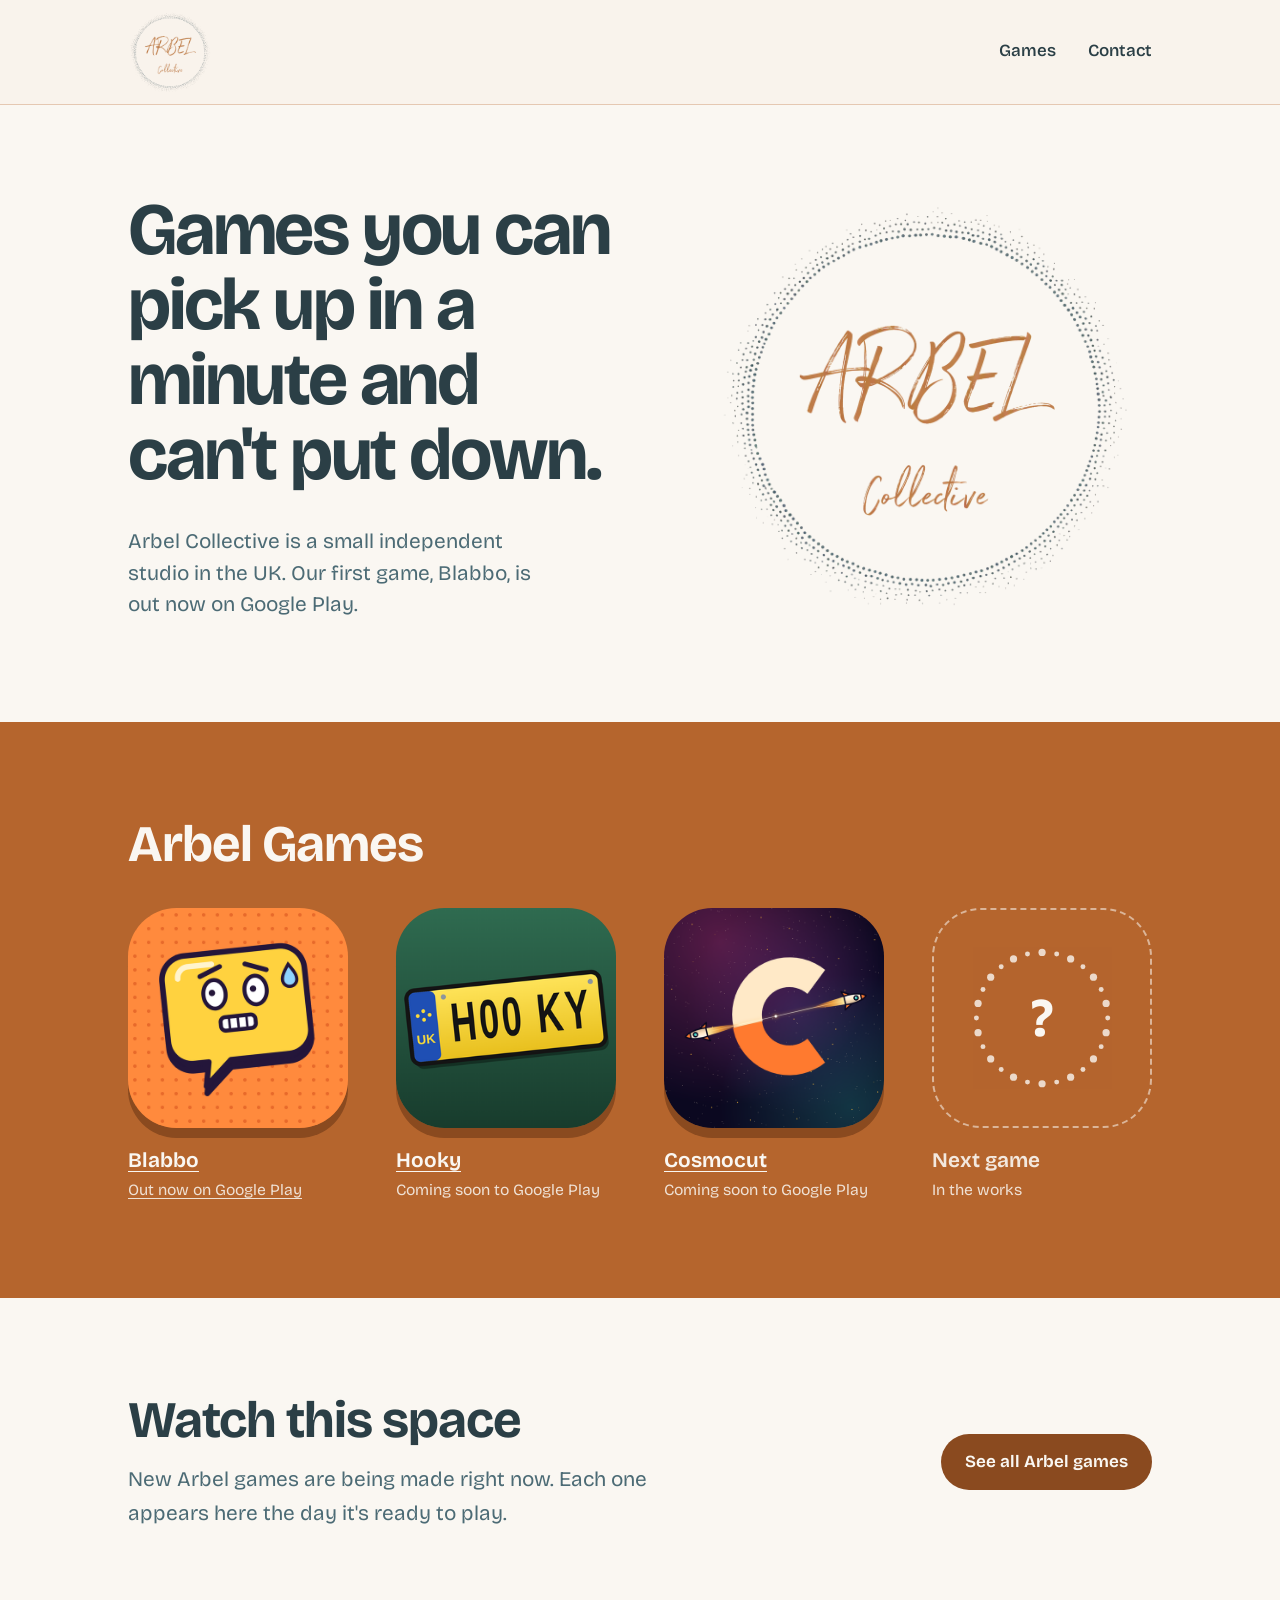
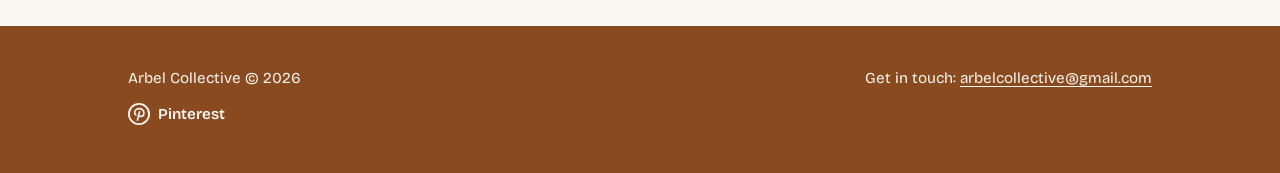
<file: index.html>
<!doctype html>
<html lang="en-GB">
<head>
<meta charset="utf-8">
<meta name="viewport" content="width=device-width, initial-scale=1">
<title>Arbel Collective</title>
<meta name="description" content="Arbel Collective makes mobile games you can pick up in a minute. Our first game, Blabbo, is out now on Google Play.">
<meta name="theme-color" content="#FAF7F2">
<meta name="p:domain_verify" content="d18712bc0b3c2ebb83c3b92844e427e0"/>
<link rel="icon" type="image/png" href="./assets/favicon.png">
<link rel="preconnect" href="https://fonts.googleapis.com">
<link rel="preconnect" href="https://fonts.gstatic.com" crossorigin>
<link href="https://fonts.googleapis.com/css2?family=Bricolage+Grotesque:opsz,wght@12..96,400..800&display=swap" rel="stylesheet">
<link rel="stylesheet" href="./assets/style.css">
</head>
<body>
<a class="skip" href="#main">Skip to content</a>
<header class="site-head">
  <div class="wrap">
    <a class="brand" href="./"><img src="./assets/arbel-logo.png" alt="Arbel Collective home" width="84" height="84"></a>
    <nav class="site-nav" aria-label="Main"><a href="./games/">Games</a><a href="#contact">Contact</a></nav>
  </div>
</header>
<main id="main">

<section class="hero">
  <div class="wrap">
    <div>
      <h1>Games you can pick up in a minute and can't put down.</h1>
      <p>Arbel Collective is a small independent studio in the UK. Our first game, Blabbo, is out now on Google Play.</p>
    </div>
    <img class="hero-logo" src="assets/arbel-logo.png" alt="Arbel Collective logo" width="880" height="880">
  </div>
</section>

<section class="band shelf">
  <div class="wrap">
    <h2>Arbel Games</h2>
    <ul class="shelf-row">
      <li class="slot">
        <a class="tile" href="blabbo/"><img src="assets/blabbo-icon.png" alt="" width="512" height="512"></a>
        <p class="slot-name"><a href="blabbo/">Blabbo</a></p>
        <p class="slot-meta"><a href="https://play.google.com/store/apps/details?id=com.arbelcollective.blabbo">Out now on Google Play</a></p>
      </li>
      <li class="slot">
        <a class="tile" href="hooky/"><img src="assets/hooky-icon.png" alt="" width="512" height="512"></a>
        <p class="slot-name"><a href="hooky/">Hooky</a></p>
        <p class="slot-meta">Coming soon to Google Play</p>
      </li>
      <li class="slot">
        <a class="tile" href="cosmocut/"><img src="assets/cosmocut-icon.png" alt="" width="512" height="512"></a>
        <p class="slot-name"><a href="cosmocut/">Cosmocut</a></p>
        <p class="slot-meta">Coming soon to Google Play</p>
      </li>
      <li class="slot slot--soon">
        <div class="tile tile--soon"><svg viewBox="0 0 100 100" aria-hidden="true"><circle cx="90.0" cy="50.0" r="1.5"/><circle cx="89.0" cy="58.9" r="2.2"/><circle cx="86.0" cy="67.4" r="1.5"/><circle cx="81.3" cy="74.9" r="2.2"/><circle cx="74.9" cy="81.3" r="1.5"/><circle cx="67.4" cy="86.0" r="2.2"/><circle cx="58.9" cy="89.0" r="1.5"/><circle cx="50.0" cy="90.0" r="2.2"/><circle cx="41.1" cy="89.0" r="1.5"/><circle cx="32.6" cy="86.0" r="2.2"/><circle cx="25.1" cy="81.3" r="1.5"/><circle cx="18.7" cy="74.9" r="2.2"/><circle cx="14.0" cy="67.4" r="1.5"/><circle cx="11.0" cy="58.9" r="2.2"/><circle cx="10.0" cy="50.0" r="1.5"/><circle cx="11.0" cy="41.1" r="2.2"/><circle cx="14.0" cy="32.6" r="1.5"/><circle cx="18.7" cy="25.1" r="2.2"/><circle cx="25.1" cy="18.7" r="1.5"/><circle cx="32.6" cy="14.0" r="2.2"/><circle cx="41.1" cy="11.0" r="1.5"/><circle cx="50.0" cy="10.0" r="2.2"/><circle cx="58.9" cy="11.0" r="1.5"/><circle cx="67.4" cy="14.0" r="2.2"/><circle cx="74.9" cy="18.7" r="1.5"/><circle cx="81.3" cy="25.1" r="2.2"/><circle cx="86.0" cy="32.6" r="1.5"/><circle cx="89.0" cy="41.1" r="2.2"/></svg><span aria-hidden="true">?</span></div>
        <p class="slot-name">Next game</p>
        <p class="slot-meta">In the works</p>
      </li>
    </ul>
  </div>
</section>

<section class="watch">
  <div class="wrap">
    <div>
      <h2>Watch this space</h2>
      <p>New Arbel games are being made right now. Each one appears here the day it's ready to play.</p>
    </div>
    <a class="button" href="games/">See all Arbel games</a>
  </div>
</section>

</main>
<footer class="site-foot" id="contact">
  <div class="wrap">
    <span>Arbel Collective &copy; 2026</span>
    <span>Get in touch: <a href="mailto:arbelcollective@gmail.com">arbelcollective@gmail.com</a></span>
    <ul class="social" aria-label="Arbel Collective on social media">
      <li><a href="https://uk.pinterest.com/arbelcollective/" aria-label="Arbel Collective on Pinterest"><svg viewBox="0 0 24 24" aria-hidden="true"><circle cx="12" cy="12" r="11" fill="none" stroke="currentColor" stroke-width="2"/><path d="M10.3 18.6l1.4-5.6m0 0c.3 1 1.2 1.6 2.2 1.6 2.1 0 3.4-1.9 3.4-4.1 0-2.6-2.2-4.3-5-4.3-3 0-5 2-5 4.5 0 1 .4 2 1.2 2.4M11.7 13l.8-3.3" fill="none" stroke="currentColor" stroke-width="1.8" stroke-linecap="round"/></svg><span>Pinterest</span></a></li>
    </ul>
  </div>
</footer>
</body>
</html>
</file>
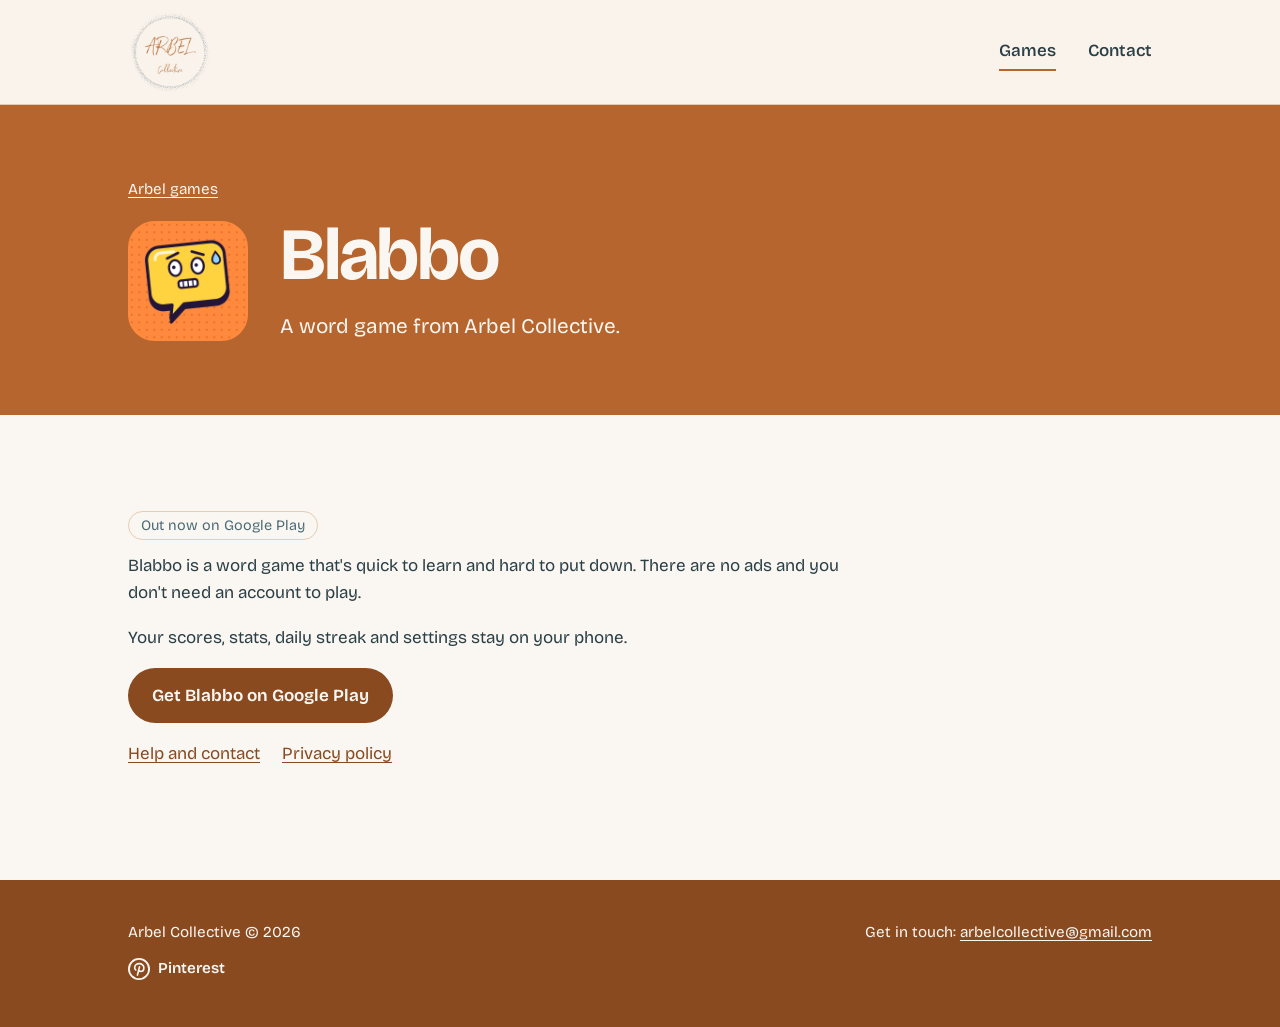
<file: blabbo/index.html>
<!doctype html>
<html lang="en-GB">
<head>
<meta charset="utf-8">
<meta name="viewport" content="width=device-width, initial-scale=1">
<title>Blabbo | Arbel Collective</title>
<meta name="description" content="Blabbo, a word game from Arbel Collective.">
<meta name="theme-color" content="#FAF7F2">
<link rel="icon" type="image/png" href="../assets/favicon.png">
<link rel="preconnect" href="https://fonts.googleapis.com">
<link rel="preconnect" href="https://fonts.gstatic.com" crossorigin>
<link href="https://fonts.googleapis.com/css2?family=Bricolage+Grotesque:opsz,wght@12..96,400..800&display=swap" rel="stylesheet">
<link rel="stylesheet" href="../assets/style.css">
</head>
<body>
<a class="skip" href="#main">Skip to content</a>
<header class="site-head">
  <div class="wrap">
    <a class="brand" href="../"><img src="../assets/arbel-logo.png" alt="Arbel Collective home" width="84" height="84"></a>
    <nav class="site-nav" aria-label="Main"><a href="../games/" aria-current="page">Games</a><a href="#contact">Contact</a></nav>
  </div>
</header>
<main id="main">

<header class="page-head">
  <div class="wrap">
    <div class="crumb"><a href="../games/">Arbel games</a></div>
    <div class="title-row">
      <img class="icon" src="../assets/blabbo-icon.png" alt="" width="120" height="120">
      <div><h1>Blabbo</h1><p>A word game from Arbel Collective.</p></div>
    </div>
  </div>
</header>
<section>
  <div class="wrap prose">
    <span class="badge">Out now on Google Play</span>
    <p>Blabbo is a word game that's quick to learn and hard to put down. There are no ads and you don't need an account to play.</p>
    <p>Your scores, stats, daily streak and settings stay on your phone.</p>
    <p><a class="button" href="https://play.google.com/store/apps/details?id=com.arbelcollective.blabbo">Get Blabbo on Google Play</a></p>
    <ul class="links"><li><a href="support/">Help and contact</a></li><li><a href="privacy/">Privacy policy</a></li></ul>
  </div>
</section>

</main>
<footer class="site-foot" id="contact">
  <div class="wrap">
    <span>Arbel Collective &copy; 2026</span>
    <span>Get in touch: <a href="mailto:arbelcollective@gmail.com">arbelcollective@gmail.com</a></span>
    <ul class="social" aria-label="Arbel Collective on social media">
      <li><a href="https://uk.pinterest.com/arbelcollective/" aria-label="Arbel Collective on Pinterest"><svg viewBox="0 0 24 24" aria-hidden="true"><circle cx="12" cy="12" r="11" fill="none" stroke="currentColor" stroke-width="2"/><path d="M10.3 18.6l1.4-5.6m0 0c.3 1 1.2 1.6 2.2 1.6 2.1 0 3.4-1.9 3.4-4.1 0-2.6-2.2-4.3-5-4.3-3 0-5 2-5 4.5 0 1 .4 2 1.2 2.4M11.7 13l.8-3.3" fill="none" stroke="currentColor" stroke-width="1.8" stroke-linecap="round"/></svg><span>Pinterest</span></a></li>
    </ul>
  </div>
</footer>
</body>
</html>
</file>
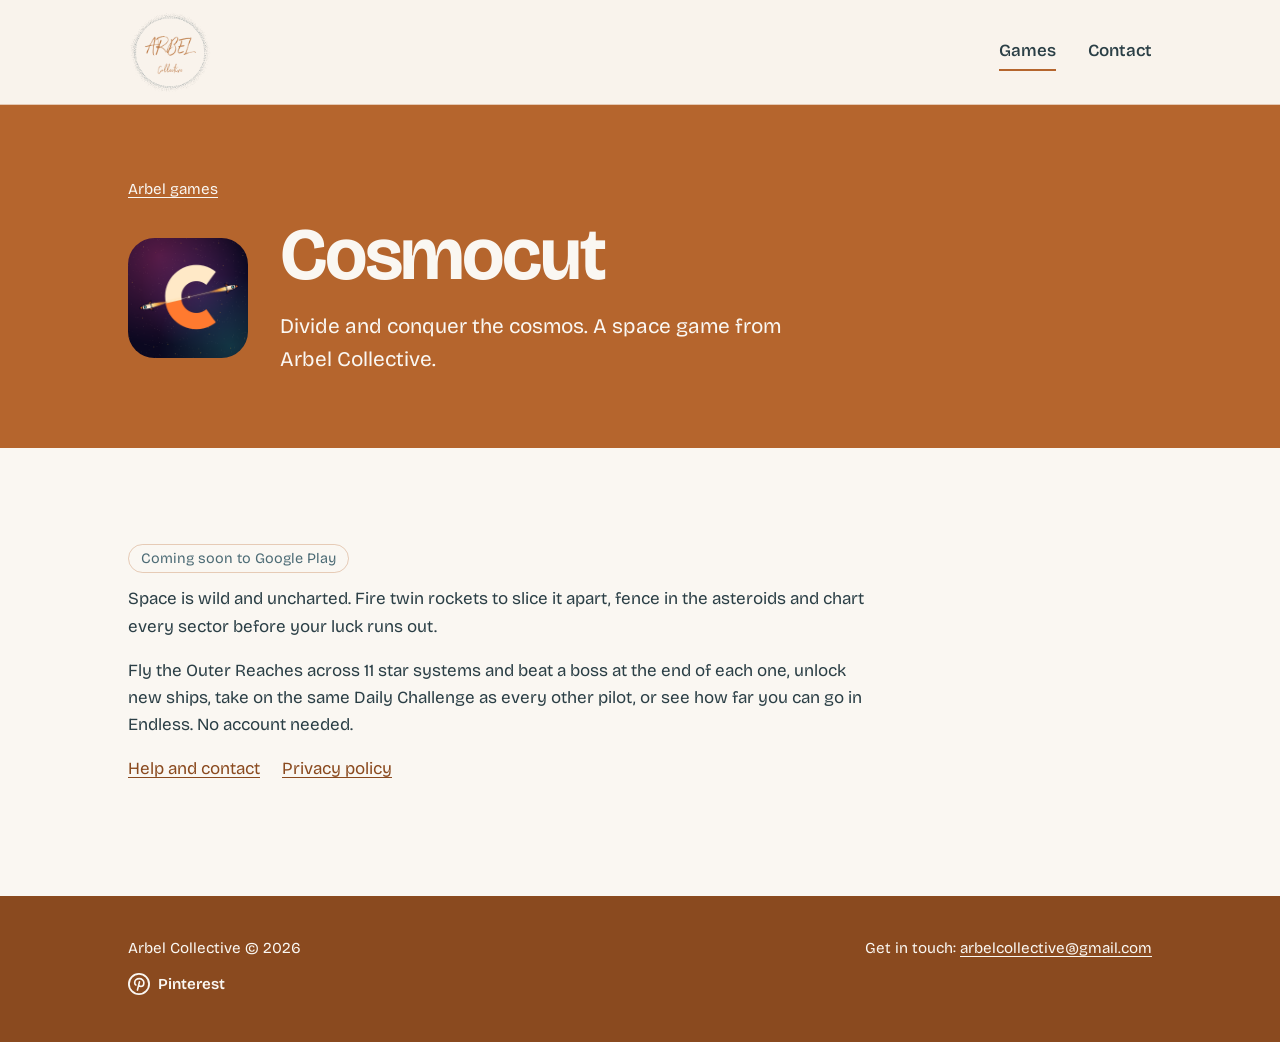
<file: cosmocut/index.html>
<!doctype html>
<html lang="en-GB">
<head>
<meta charset="utf-8">
<meta name="viewport" content="width=device-width, initial-scale=1">
<title>Cosmocut | Arbel Collective</title>
<meta name="description" content="Cosmocut, a space game from Arbel Collective. Divide and conquer the cosmos.">
<meta name="theme-color" content="#FAF7F2">
<link rel="icon" type="image/png" href="../assets/favicon.png">
<link rel="preconnect" href="https://fonts.googleapis.com">
<link rel="preconnect" href="https://fonts.gstatic.com" crossorigin>
<link href="https://fonts.googleapis.com/css2?family=Bricolage+Grotesque:opsz,wght@12..96,400..800&display=swap" rel="stylesheet">
<link rel="stylesheet" href="../assets/style.css">
</head>
<body>
<a class="skip" href="#main">Skip to content</a>
<header class="site-head">
  <div class="wrap">
    <a class="brand" href="../"><img src="../assets/arbel-logo.png" alt="Arbel Collective home" width="84" height="84"></a>
    <nav class="site-nav" aria-label="Main"><a href="../games/" aria-current="page">Games</a><a href="#contact">Contact</a></nav>
  </div>
</header>
<main id="main">

<header class="page-head">
  <div class="wrap">
    <div class="crumb"><a href="../games/">Arbel games</a></div>
    <div class="title-row">
      <img class="icon" src="../assets/cosmocut-icon.png" alt="" width="120" height="120">
      <div><h1>Cosmocut</h1><p>Divide and conquer the cosmos. A space game from Arbel Collective.</p></div>
    </div>
  </div>
</header>
<section>
  <div class="wrap prose">
    <span class="badge">Coming soon to Google Play</span>
    <p>Space is wild and uncharted. Fire twin rockets to slice it apart, fence in the asteroids and chart every sector before your luck runs out.</p>
    <p>Fly the Outer Reaches across 11 star systems and beat a boss at the end of each one, unlock new ships, take on the same Daily Challenge as every other pilot, or see how far you can go in Endless. No account needed.</p>
    <ul class="links"><li><a href="support/">Help and contact</a></li><li><a href="privacy/">Privacy policy</a></li></ul>
  </div>
</section>

</main>
<footer class="site-foot" id="contact">
  <div class="wrap">
    <span>Arbel Collective &copy; 2026</span>
    <span>Get in touch: <a href="mailto:arbelcollective@gmail.com">arbelcollective@gmail.com</a></span>
    <ul class="social" aria-label="Arbel Collective on social media">
      <li><a href="https://uk.pinterest.com/arbelcollective/" aria-label="Arbel Collective on Pinterest"><svg viewBox="0 0 24 24" aria-hidden="true"><circle cx="12" cy="12" r="11" fill="none" stroke="currentColor" stroke-width="2"/><path d="M10.3 18.6l1.4-5.6m0 0c.3 1 1.2 1.6 2.2 1.6 2.1 0 3.4-1.9 3.4-4.1 0-2.6-2.2-4.3-5-4.3-3 0-5 2-5 4.5 0 1 .4 2 1.2 2.4M11.7 13l.8-3.3" fill="none" stroke="currentColor" stroke-width="1.8" stroke-linecap="round"/></svg><span>Pinterest</span></a></li>
    </ul>
  </div>
</footer>
</body>
</html>
</file>
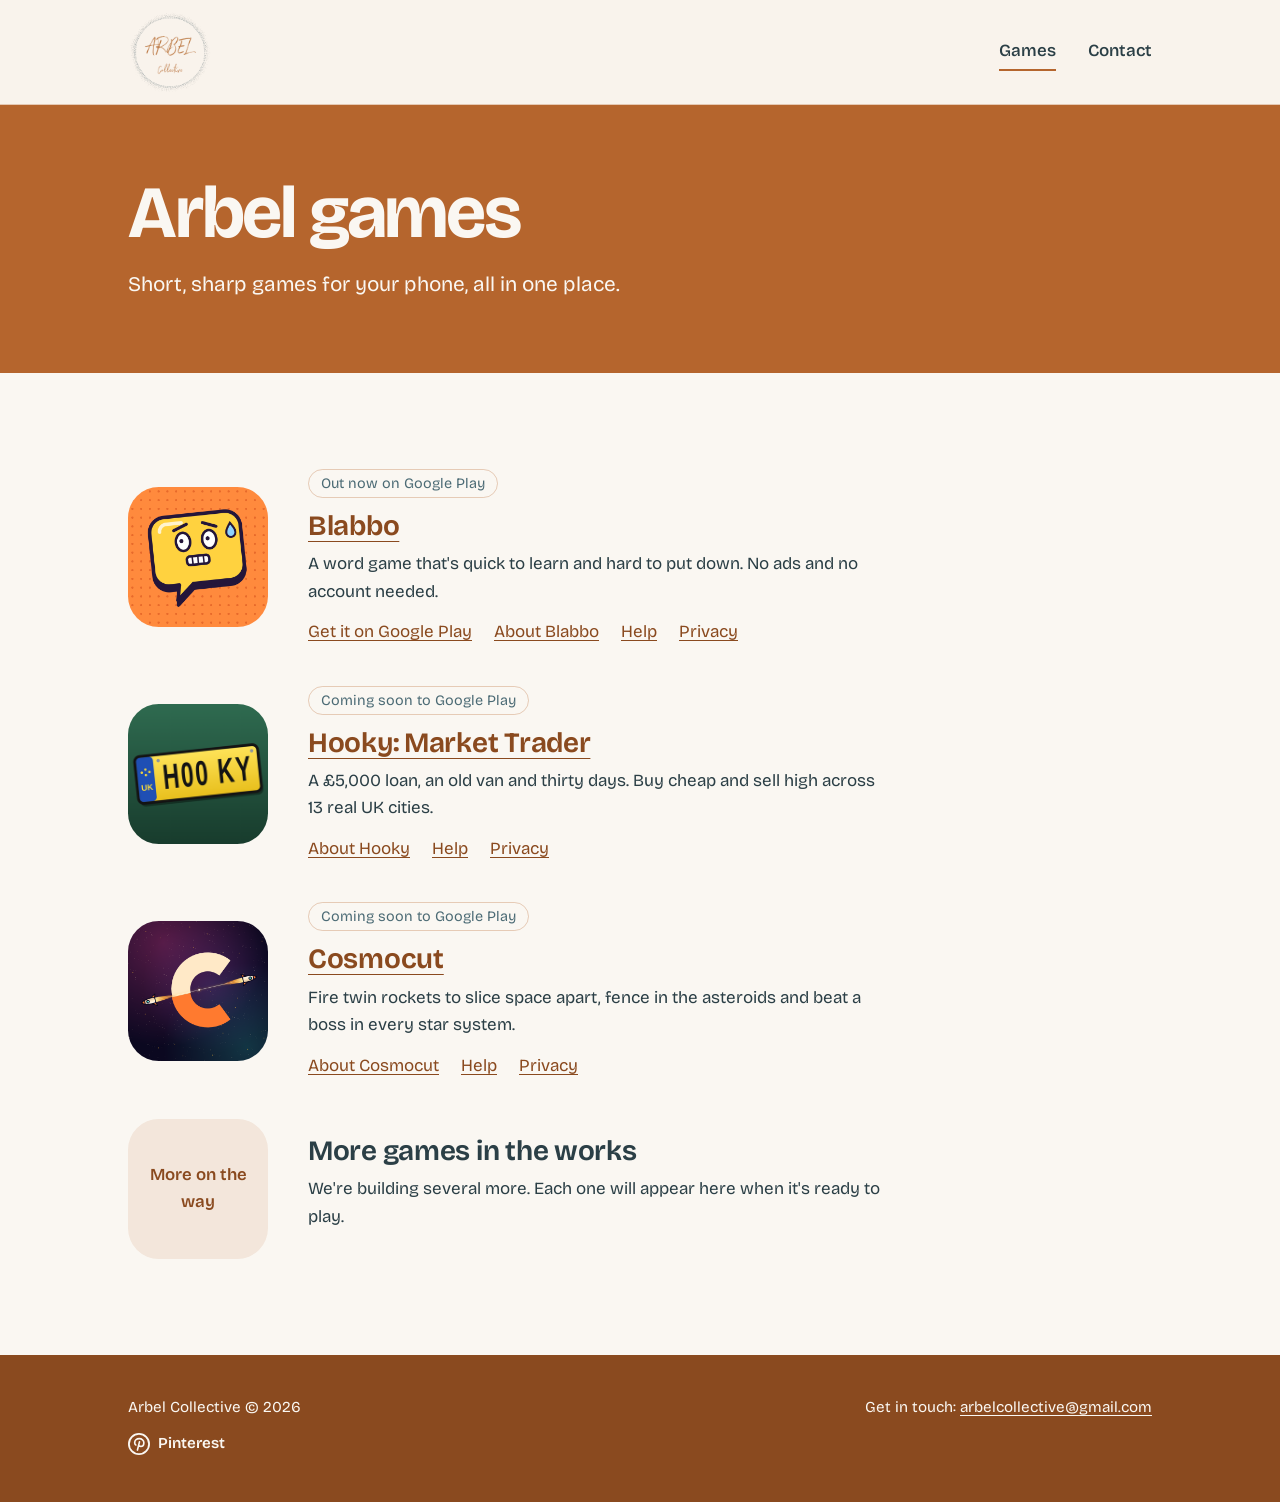
<file: games/index.html>
<!doctype html>
<html lang="en-GB">
<head>
<meta charset="utf-8">
<meta name="viewport" content="width=device-width, initial-scale=1">
<title>Games | Arbel Collective</title>
<meta name="description" content="Mobile games from Arbel Collective.">
<meta name="theme-color" content="#FAF7F2">
<link rel="icon" type="image/png" href="../assets/favicon.png">
<link rel="preconnect" href="https://fonts.googleapis.com">
<link rel="preconnect" href="https://fonts.gstatic.com" crossorigin>
<link href="https://fonts.googleapis.com/css2?family=Bricolage+Grotesque:opsz,wght@12..96,400..800&display=swap" rel="stylesheet">
<link rel="stylesheet" href="../assets/style.css">
</head>
<body>
<a class="skip" href="#main">Skip to content</a>
<header class="site-head">
  <div class="wrap">
    <a class="brand" href="../"><img src="../assets/arbel-logo.png" alt="Arbel Collective home" width="84" height="84"></a>
    <nav class="site-nav" aria-label="Main"><a href="../games/" aria-current="page">Games</a><a href="#contact">Contact</a></nav>
  </div>
</header>
<main id="main">

<header class="page-head">
  <div class="wrap">
    <h1>Arbel games</h1>
    <p>Short, sharp games for your phone, all in one place.</p>
  </div>
</header>
<section>
  <div class="wrap">
    
    <article class="game">
      <img class="icon" src="../assets/blabbo-icon.png" alt="" width="150" height="150">
      <div>
        <span class="badge">Out now on Google Play</span>
        <h3><a href="../blabbo/">Blabbo</a></h3>
        <p>A word game that's quick to learn and hard to put down. No ads and no account needed.</p>
        <ul class="links"><li><a href="https://play.google.com/store/apps/details?id=com.arbelcollective.blabbo">Get it on Google Play</a></li><li><a href="../blabbo/">About Blabbo</a></li><li><a href="../blabbo/support/">Help</a></li><li><a href="../blabbo/privacy/">Privacy</a></li></ul>
      </div>
    </article>
    <article class="game">
      <img class="icon" src="../assets/hooky-icon.png" alt="" width="150" height="150">
      <div>
        <span class="badge">Coming soon to Google Play</span>
        <h3><a href="../hooky/">Hooky: Market Trader</a></h3>
        <p>A &pound;5,000 loan, an old van and thirty days. Buy cheap and sell high across 13 real UK cities.</p>
        <ul class="links"><li><a href="../hooky/">About Hooky</a></li><li><a href="../hooky/support/">Help</a></li><li><a href="../hooky/privacy/">Privacy</a></li></ul>
      </div>
    </article>
    <article class="game">
      <img class="icon" src="../assets/cosmocut-icon.png" alt="" width="150" height="150">
      <div>
        <span class="badge">Coming soon to Google Play</span>
        <h3><a href="../cosmocut/">Cosmocut</a></h3>
        <p>Fire twin rockets to slice space apart, fence in the asteroids and beat a boss in every star system.</p>
        <ul class="links"><li><a href="../cosmocut/">About Cosmocut</a></li><li><a href="../cosmocut/support/">Help</a></li><li><a href="../cosmocut/privacy/">Privacy</a></li></ul>
      </div>
    </article>
    <article class="game">
      <div class="icon quiet" aria-hidden="true">More on the way</div>
      <div>
        <h3>More games in the works</h3>
        <p>We're building several more. Each one will appear here when it's ready to play.</p>
      </div>
    </article>
  </div>
</section>

</main>
<footer class="site-foot" id="contact">
  <div class="wrap">
    <span>Arbel Collective &copy; 2026</span>
    <span>Get in touch: <a href="mailto:arbelcollective@gmail.com">arbelcollective@gmail.com</a></span>
    <ul class="social" aria-label="Arbel Collective on social media">
      <li><a href="https://uk.pinterest.com/arbelcollective/" aria-label="Arbel Collective on Pinterest"><svg viewBox="0 0 24 24" aria-hidden="true"><circle cx="12" cy="12" r="11" fill="none" stroke="currentColor" stroke-width="2"/><path d="M10.3 18.6l1.4-5.6m0 0c.3 1 1.2 1.6 2.2 1.6 2.1 0 3.4-1.9 3.4-4.1 0-2.6-2.2-4.3-5-4.3-3 0-5 2-5 4.5 0 1 .4 2 1.2 2.4M11.7 13l.8-3.3" fill="none" stroke="currentColor" stroke-width="1.8" stroke-linecap="round"/></svg><span>Pinterest</span></a></li>
    </ul>
  </div>
</footer>
</body>
</html>
</file>
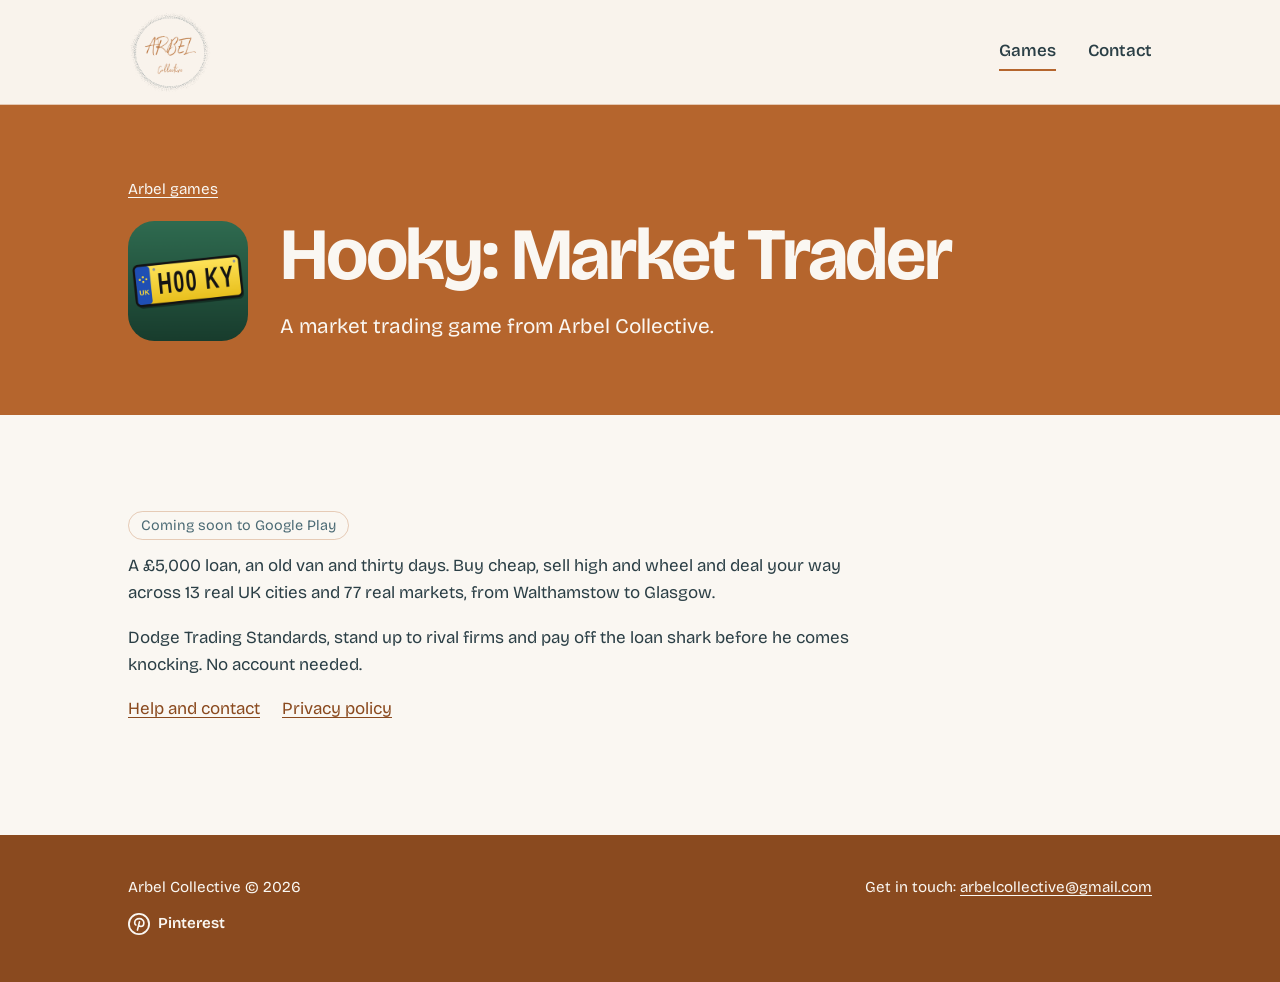
<file: hooky/index.html>
<!doctype html>
<html lang="en-GB">
<head>
<meta charset="utf-8">
<meta name="viewport" content="width=device-width, initial-scale=1">
<title>Hooky: Market Trader | Arbel Collective</title>
<meta name="description" content="Hooky: Market Trader, a market trading game from Arbel Collective.">
<meta name="theme-color" content="#FAF7F2">
<link rel="icon" type="image/png" href="../assets/favicon.png">
<link rel="preconnect" href="https://fonts.googleapis.com">
<link rel="preconnect" href="https://fonts.gstatic.com" crossorigin>
<link href="https://fonts.googleapis.com/css2?family=Bricolage+Grotesque:opsz,wght@12..96,400..800&display=swap" rel="stylesheet">
<link rel="stylesheet" href="../assets/style.css">
</head>
<body>
<a class="skip" href="#main">Skip to content</a>
<header class="site-head">
  <div class="wrap">
    <a class="brand" href="../"><img src="../assets/arbel-logo.png" alt="Arbel Collective home" width="84" height="84"></a>
    <nav class="site-nav" aria-label="Main"><a href="../games/" aria-current="page">Games</a><a href="#contact">Contact</a></nav>
  </div>
</header>
<main id="main">

<header class="page-head">
  <div class="wrap">
    <div class="crumb"><a href="../games/">Arbel games</a></div>
    <div class="title-row">
      <img class="icon" src="../assets/hooky-icon.png" alt="" width="120" height="120">
      <div><h1>Hooky: Market Trader</h1><p>A market trading game from Arbel Collective.</p></div>
    </div>
  </div>
</header>
<section>
  <div class="wrap prose">
    <span class="badge">Coming soon to Google Play</span>
    <p>A &pound;5,000 loan, an old van and thirty days. Buy cheap, sell high and wheel and deal your way across 13 real UK cities and 77 real markets, from Walthamstow to Glasgow.</p>
    <p>Dodge Trading Standards, stand up to rival firms and pay off the loan shark before he comes knocking. No account needed.</p>
    <ul class="links"><li><a href="support/">Help and contact</a></li><li><a href="privacy/">Privacy policy</a></li></ul>
  </div>
</section>

</main>
<footer class="site-foot" id="contact">
  <div class="wrap">
    <span>Arbel Collective &copy; 2026</span>
    <span>Get in touch: <a href="mailto:arbelcollective@gmail.com">arbelcollective@gmail.com</a></span>
    <ul class="social" aria-label="Arbel Collective on social media">
      <li><a href="https://uk.pinterest.com/arbelcollective/" aria-label="Arbel Collective on Pinterest"><svg viewBox="0 0 24 24" aria-hidden="true"><circle cx="12" cy="12" r="11" fill="none" stroke="currentColor" stroke-width="2"/><path d="M10.3 18.6l1.4-5.6m0 0c.3 1 1.2 1.6 2.2 1.6 2.1 0 3.4-1.9 3.4-4.1 0-2.6-2.2-4.3-5-4.3-3 0-5 2-5 4.5 0 1 .4 2 1.2 2.4M11.7 13l.8-3.3" fill="none" stroke="currentColor" stroke-width="1.8" stroke-linecap="round"/></svg><span>Pinterest</span></a></li>
    </ul>
  </div>
</footer>
</body>
</html>
</file>
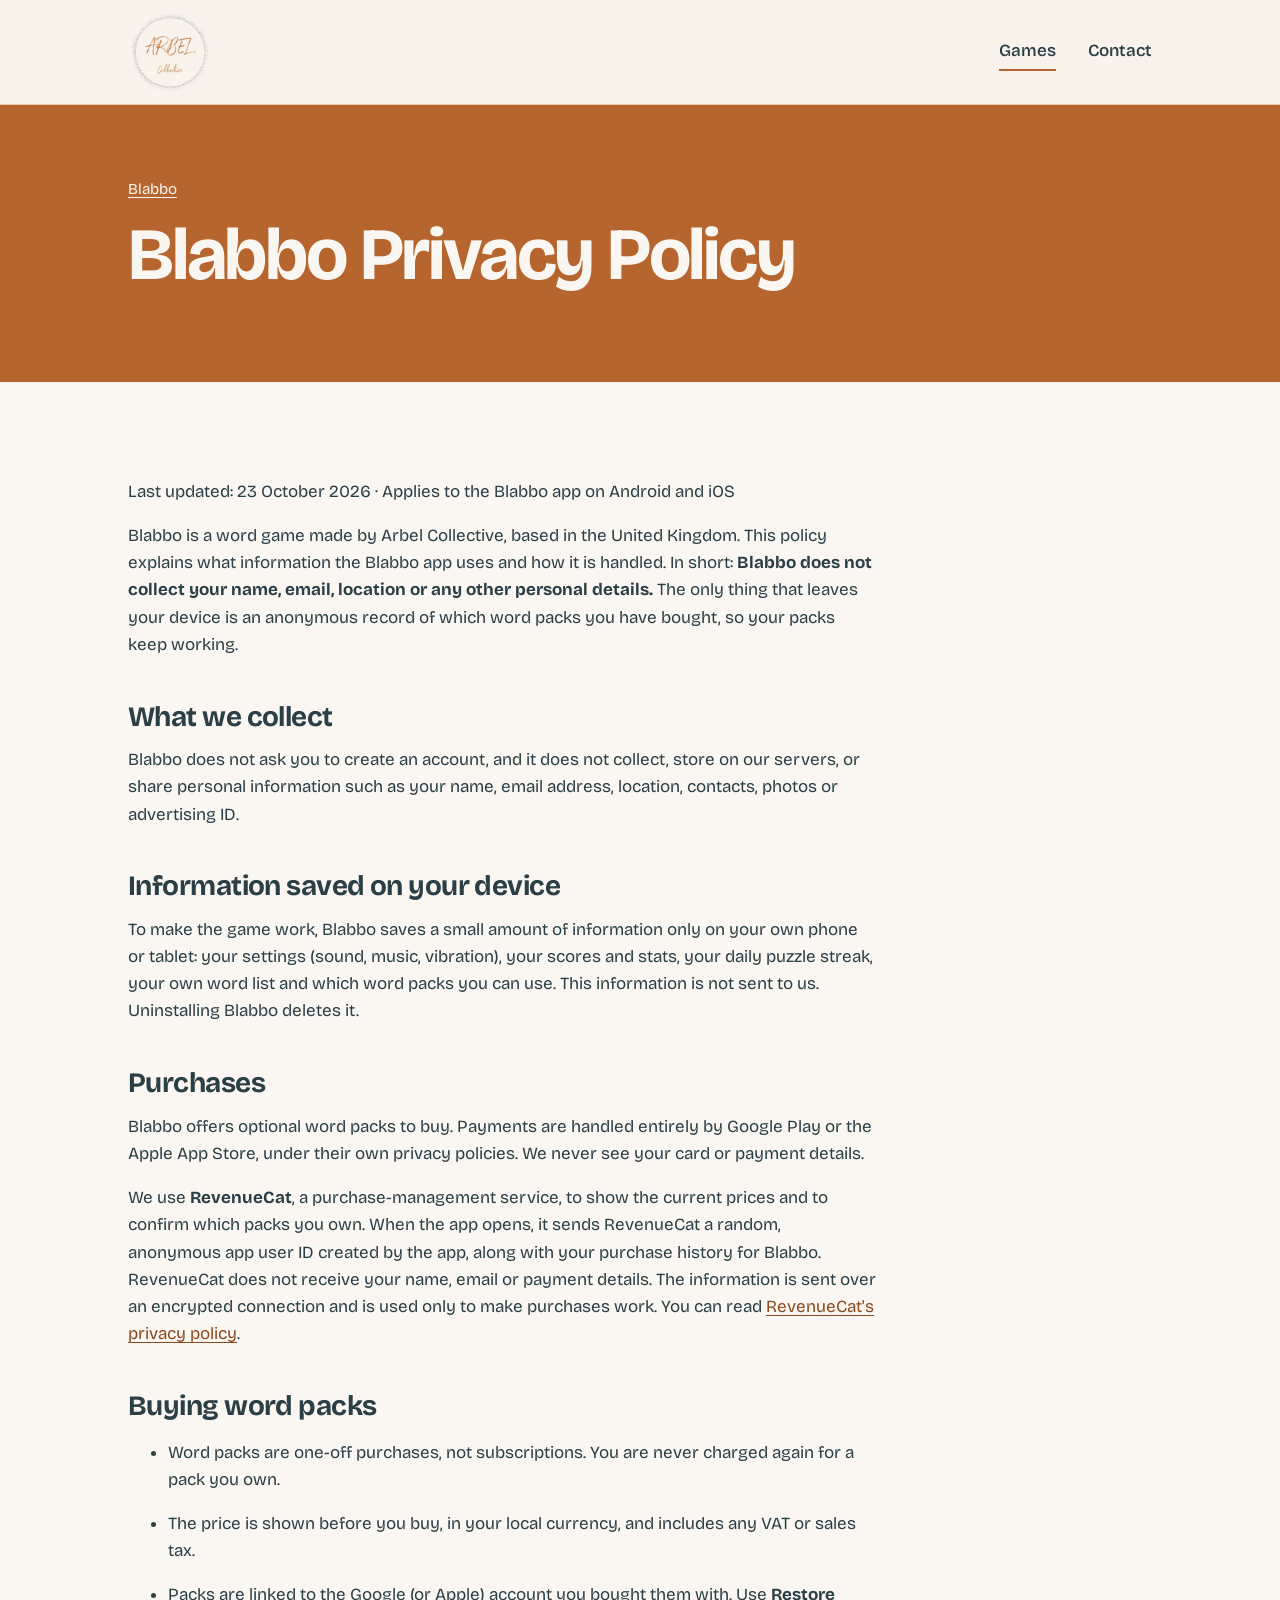
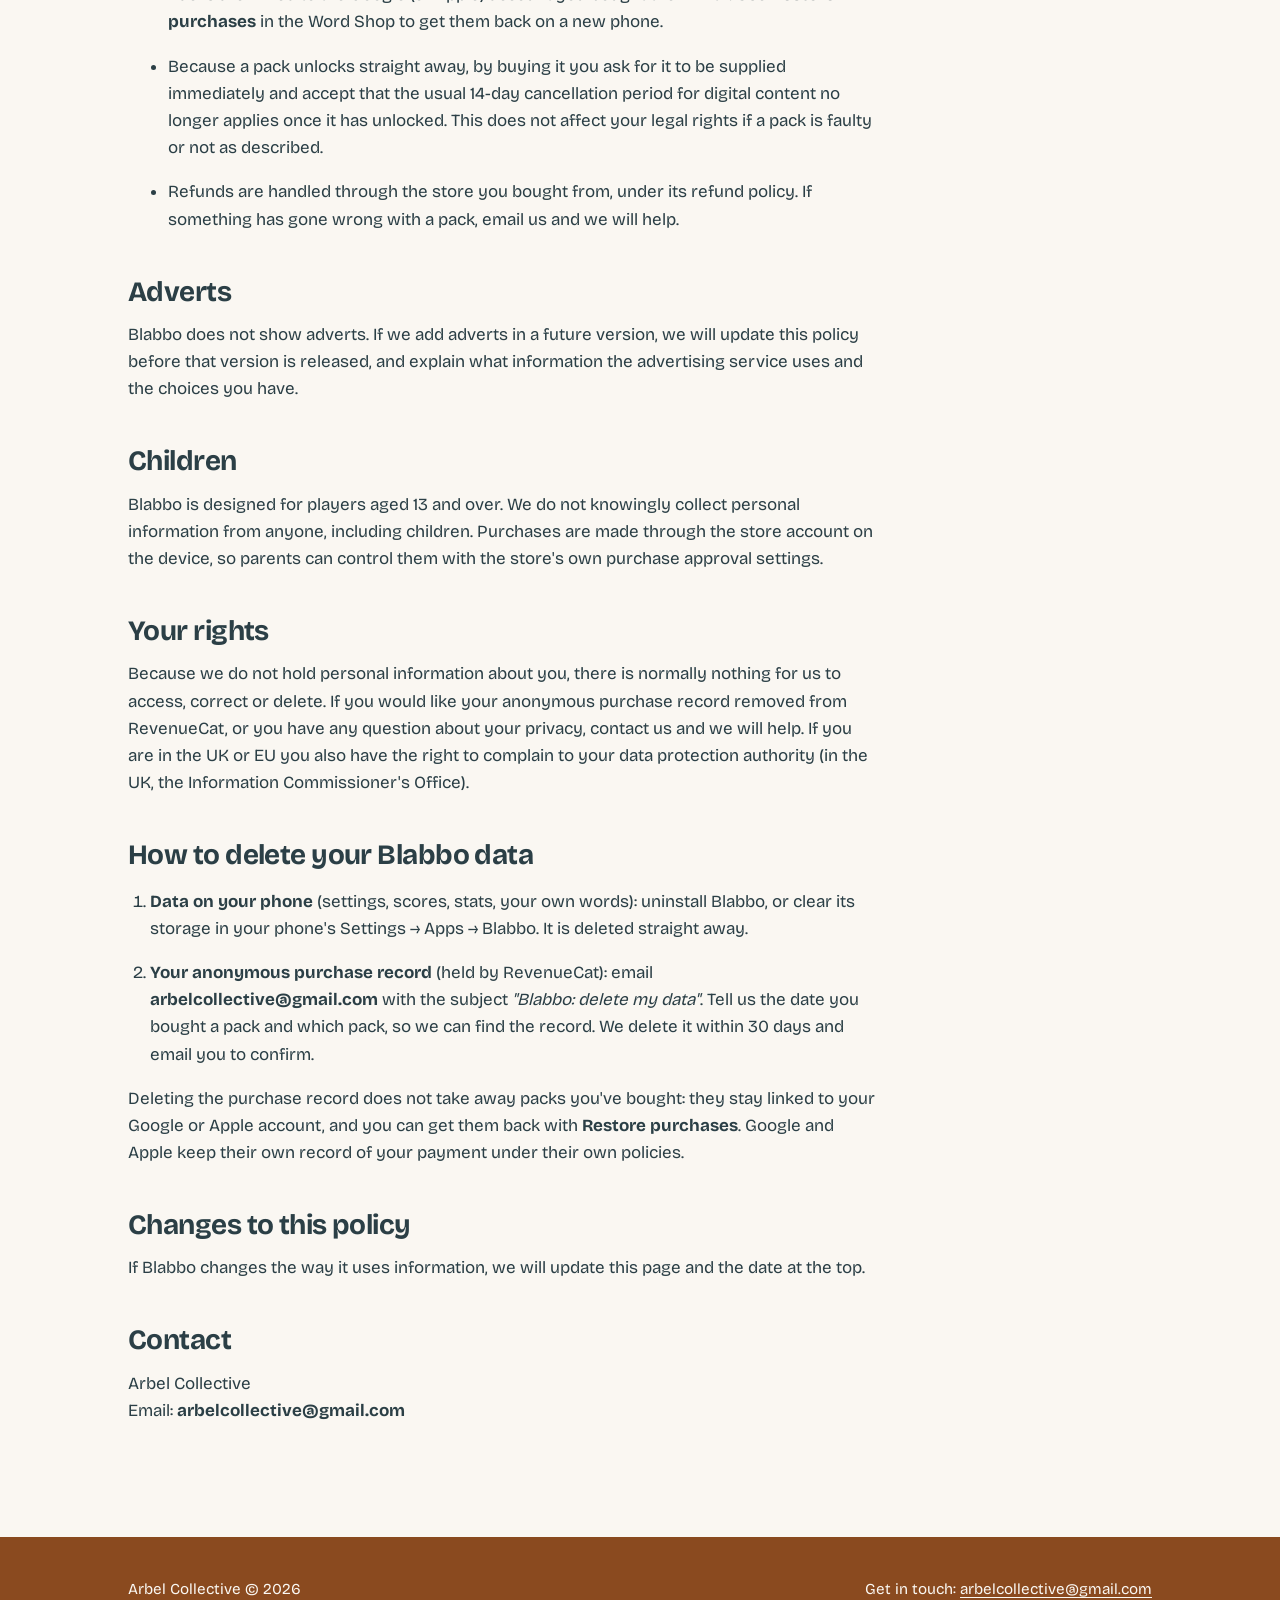
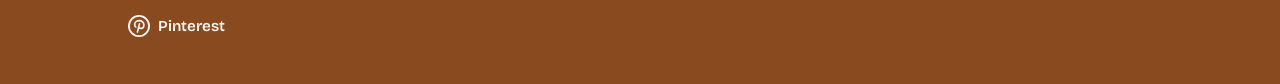
<file: blabbo/privacy/index.html>
<!doctype html>
<html lang="en-GB">
<head>
<meta charset="utf-8">
<meta name="viewport" content="width=device-width, initial-scale=1">
<title>Blabbo privacy policy | Arbel Collective</title>
<meta name="description" content="Privacy policy for Blabbo.">
<meta name="theme-color" content="#FAF7F2">
<link rel="icon" type="image/png" href="../../assets/favicon.png">
<link rel="preconnect" href="https://fonts.googleapis.com">
<link rel="preconnect" href="https://fonts.gstatic.com" crossorigin>
<link href="https://fonts.googleapis.com/css2?family=Bricolage+Grotesque:opsz,wght@12..96,400..800&display=swap" rel="stylesheet">
<link rel="stylesheet" href="../../assets/style.css">
</head>
<body>
<a class="skip" href="#main">Skip to content</a>
<header class="site-head">
  <div class="wrap">
    <a class="brand" href="../../"><img src="../../assets/arbel-logo.png" alt="Arbel Collective home" width="84" height="84"></a>
    <nav class="site-nav" aria-label="Main"><a href="../../games/" aria-current="page">Games</a><a href="#contact">Contact</a></nav>
  </div>
</header>
<main id="main">

<header class="page-head">
  <div class="wrap">
    <div class="crumb"><a href="../">Blabbo</a></div>
    <h1>Blabbo Privacy Policy</h1>
  </div>
</header>
<section>
  <div class="wrap prose policy">
<p>Last updated: 23 October 2026 · Applies to the Blabbo app on Android and iOS</p>
<p>Blabbo is a word game made by Arbel Collective, based in the United Kingdom. This policy explains what information the Blabbo app uses and how it is handled. In short: <strong>Blabbo does not collect your name, email, location or any other personal details.</strong> The only thing that leaves your device is an anonymous record of which word packs you have bought, so your packs keep working.</p>
<h2 class="policy-h">What we collect</h2>
<p>Blabbo does not ask you to create an account, and it does not collect, store on our servers, or share personal information such as your name, email address, location, contacts, photos or advertising ID.</p>
<h2 class="policy-h">Information saved on your device</h2>
<p>To make the game work, Blabbo saves a small amount of information only on your own phone or tablet: your settings (sound, music, vibration), your scores and stats, your daily puzzle streak, your own word list and which word packs you can use. This information is not sent to us. Uninstalling Blabbo deletes it.</p>
<h2 class="policy-h">Purchases</h2>
<p>Blabbo offers optional word packs to buy. Payments are handled entirely by Google Play or the Apple App Store, under their own privacy policies. We never see your card or payment details.</p>
<p>We use <strong>RevenueCat</strong>, a purchase-management service, to show the current prices and to confirm which packs you own. When the app opens, it sends RevenueCat a random, anonymous app user ID created by the app, along with your purchase history for Blabbo. RevenueCat does not receive your name, email or payment details. The information is sent over an encrypted connection and is used only to make purchases work. You can read <a href="https://www.revenuecat.com/privacy">RevenueCat's privacy policy</a>.</p>
<h2 class="policy-h">Buying word packs</h2>
<ul>
<li>Word packs are one-off purchases, not subscriptions. You are never charged again for a pack you own.</li>
<li>The price is shown before you buy, in your local currency, and includes any VAT or sales tax.</li>
<li>Packs are linked to the Google (or Apple) account you bought them with. Use <strong>Restore purchases</strong> in the Word Shop to get them back on a new phone.</li>
<li>Because a pack unlocks straight away, by buying it you ask for it to be supplied immediately and accept that the usual 14-day cancellation period for digital content no longer applies once it has unlocked. This does not affect your legal rights if a pack is faulty or not as described.</li>
<li>Refunds are handled through the store you bought from, under its refund policy. If something has gone wrong with a pack, email us and we will help.</li>
</ul>
<h2 class="policy-h">Adverts</h2>
<p>Blabbo does not show adverts. If we add adverts in a future version, we will update this policy before that version is released, and explain what information the advertising service uses and the choices you have.</p>
<h2 class="policy-h">Children</h2>
<p>Blabbo is designed for players aged 13 and over. We do not knowingly collect personal information from anyone, including children. Purchases are made through the store account on the device, so parents can control them with the store's own purchase approval settings.</p>
<h2 class="policy-h">Your rights</h2>
<p>Because we do not hold personal information about you, there is normally nothing for us to access, correct or delete. If you would like your anonymous purchase record removed from RevenueCat, or you have any question about your privacy, contact us and we will help. If you are in the UK or EU you also have the right to complain to your data protection authority (in the UK, the Information Commissioner's Office).</p>
<h2 class="policy-h">How to delete your Blabbo data</h2>
<ol>
<li><strong>Data on your phone</strong> (settings, scores, stats, your own words): uninstall Blabbo, or clear its storage in your phone's Settings → Apps → Blabbo. It is deleted straight away.</li>
<li><strong>Your anonymous purchase record</strong> (held by RevenueCat): email <strong>arbelcollective@gmail.com</strong> with the subject <em>"Blabbo: delete my data"</em>. Tell us the date you bought a pack and which pack, so we can find the record. We delete it within 30 days and email you to confirm.</li>
</ol>
<p>Deleting the purchase record does not take away packs you've bought: they stay linked to your Google or Apple account, and you can get them back with <strong>Restore purchases</strong>. Google and Apple keep their own record of your payment under their own policies.</p>
<h2 class="policy-h">Changes to this policy</h2>
<p>If Blabbo changes the way it uses information, we will update this page and the date at the top.</p>
<h2 class="policy-h">Contact</h2>
<p>Arbel Collective<br />
Email: <strong>arbelcollective@gmail.com</strong></p>
  </div>
</section>

</main>
<footer class="site-foot" id="contact">
  <div class="wrap">
    <span>Arbel Collective &copy; 2026</span>
    <span>Get in touch: <a href="mailto:arbelcollective@gmail.com">arbelcollective@gmail.com</a></span>
    <ul class="social" aria-label="Arbel Collective on social media">
      <li><a href="https://uk.pinterest.com/arbelcollective/" aria-label="Arbel Collective on Pinterest"><svg viewBox="0 0 24 24" aria-hidden="true"><circle cx="12" cy="12" r="11" fill="none" stroke="currentColor" stroke-width="2"/><path d="M10.3 18.6l1.4-5.6m0 0c.3 1 1.2 1.6 2.2 1.6 2.1 0 3.4-1.9 3.4-4.1 0-2.6-2.2-4.3-5-4.3-3 0-5 2-5 4.5 0 1 .4 2 1.2 2.4M11.7 13l.8-3.3" fill="none" stroke="currentColor" stroke-width="1.8" stroke-linecap="round"/></svg><span>Pinterest</span></a></li>
    </ul>
  </div>
</footer>
</body>
</html>
</file>
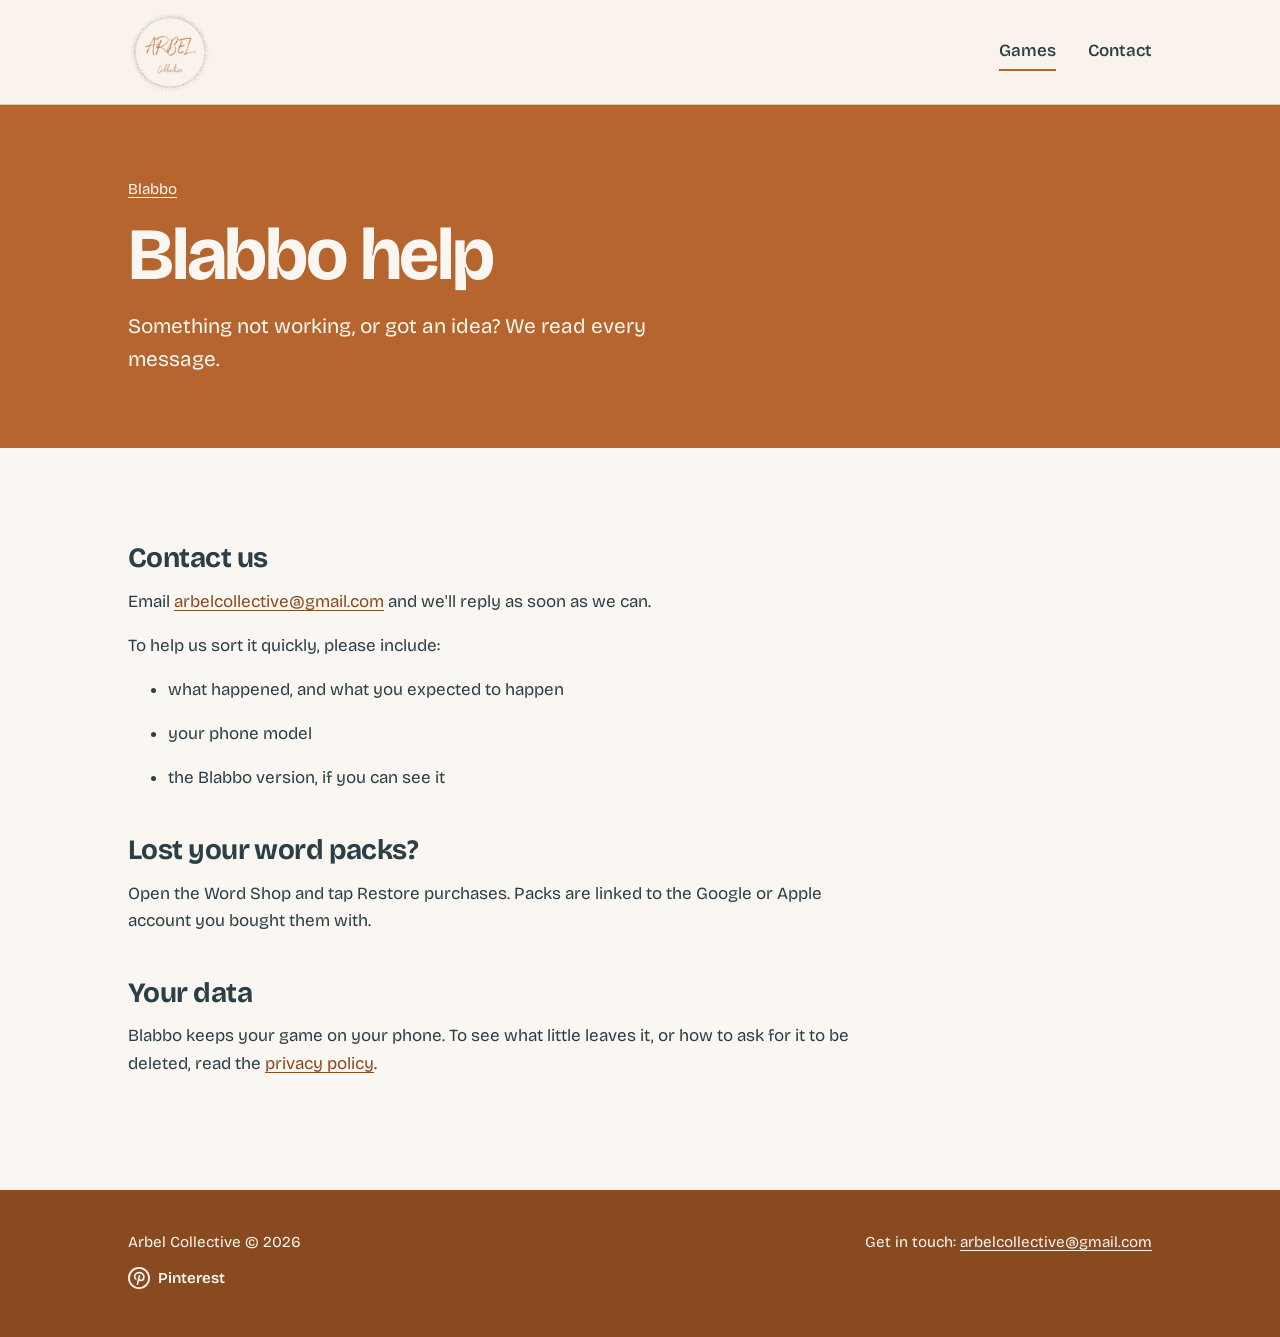
<file: blabbo/support/index.html>
<!doctype html>
<html lang="en-GB">
<head>
<meta charset="utf-8">
<meta name="viewport" content="width=device-width, initial-scale=1">
<title>Blabbo help | Arbel Collective</title>
<meta name="description" content="Get help with Blabbo.">
<meta name="theme-color" content="#FAF7F2">
<link rel="icon" type="image/png" href="../../assets/favicon.png">
<link rel="preconnect" href="https://fonts.googleapis.com">
<link rel="preconnect" href="https://fonts.gstatic.com" crossorigin>
<link href="https://fonts.googleapis.com/css2?family=Bricolage+Grotesque:opsz,wght@12..96,400..800&display=swap" rel="stylesheet">
<link rel="stylesheet" href="../../assets/style.css">
</head>
<body>
<a class="skip" href="#main">Skip to content</a>
<header class="site-head">
  <div class="wrap">
    <a class="brand" href="../../"><img src="../../assets/arbel-logo.png" alt="Arbel Collective home" width="84" height="84"></a>
    <nav class="site-nav" aria-label="Main"><a href="../../games/" aria-current="page">Games</a><a href="#contact">Contact</a></nav>
  </div>
</header>
<main id="main">

<header class="page-head">
  <div class="wrap">
    <div class="crumb"><a href="../">Blabbo</a></div>
    <h1>Blabbo help</h1>
    <p>Something not working, or got an idea? We read every message.</p>
  </div>
</header>
<section>
  <div class="wrap prose">
    <h2>Contact us</h2>
    <p>Email <a href="mailto:arbelcollective@gmail.com?subject=Blabbo%20help">arbelcollective@gmail.com</a> and we'll reply as soon as we can.</p>
    <p>To help us sort it quickly, please include:</p>
    <ul>
      <li>what happened, and what you expected to happen</li>
      <li>your phone model</li>
      <li>the Blabbo version, if you can see it</li>
    </ul>
    <h2>Lost your word packs?</h2>
    <p>Open the Word Shop and tap Restore purchases. Packs are linked to the Google or Apple account you bought them with.</p>
    <h2>Your data</h2>
    <p>Blabbo keeps your game on your phone. To see what little leaves it, or how to ask for it to be deleted, read the <a href="../privacy/">privacy policy</a>.</p>
  </div>
</section>

</main>
<footer class="site-foot" id="contact">
  <div class="wrap">
    <span>Arbel Collective &copy; 2026</span>
    <span>Get in touch: <a href="mailto:arbelcollective@gmail.com">arbelcollective@gmail.com</a></span>
    <ul class="social" aria-label="Arbel Collective on social media">
      <li><a href="https://uk.pinterest.com/arbelcollective/" aria-label="Arbel Collective on Pinterest"><svg viewBox="0 0 24 24" aria-hidden="true"><circle cx="12" cy="12" r="11" fill="none" stroke="currentColor" stroke-width="2"/><path d="M10.3 18.6l1.4-5.6m0 0c.3 1 1.2 1.6 2.2 1.6 2.1 0 3.4-1.9 3.4-4.1 0-2.6-2.2-4.3-5-4.3-3 0-5 2-5 4.5 0 1 .4 2 1.2 2.4M11.7 13l.8-3.3" fill="none" stroke="currentColor" stroke-width="1.8" stroke-linecap="round"/></svg><span>Pinterest</span></a></li>
    </ul>
  </div>
</footer>
</body>
</html>
</file>
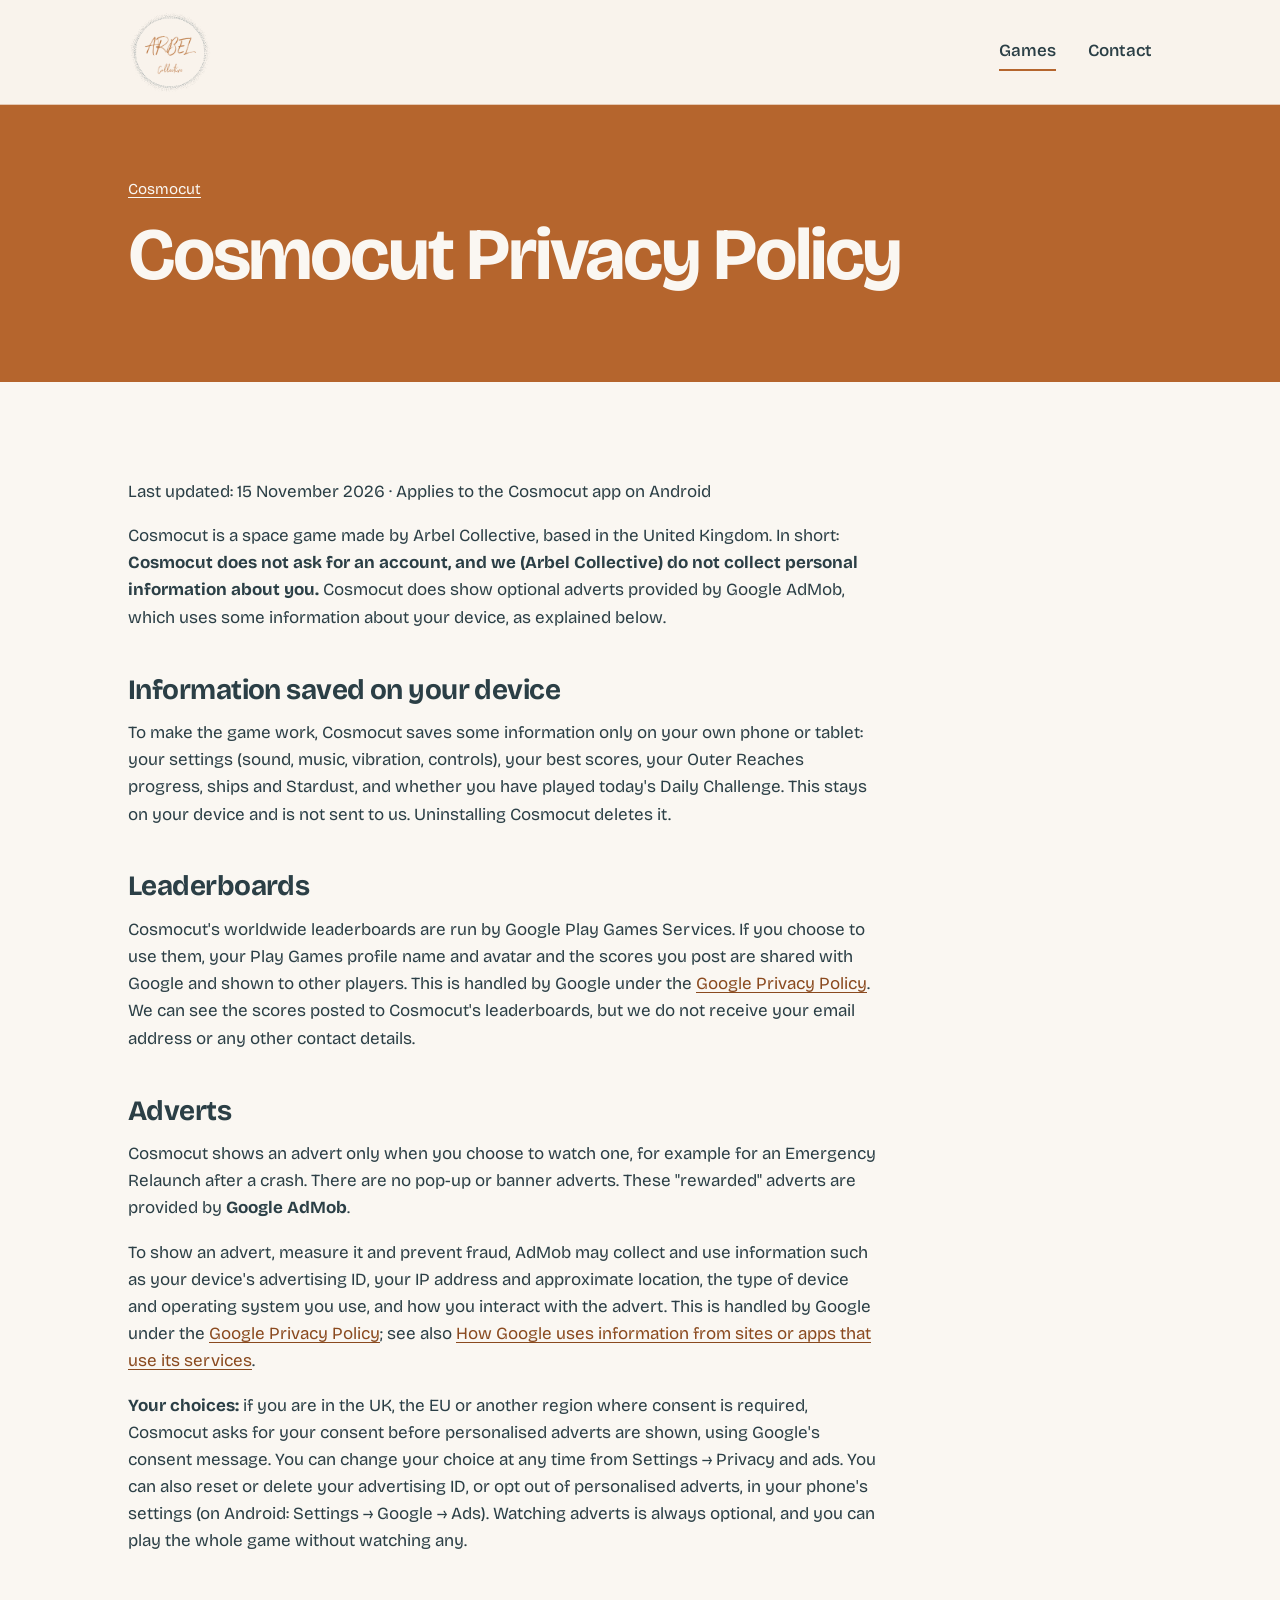
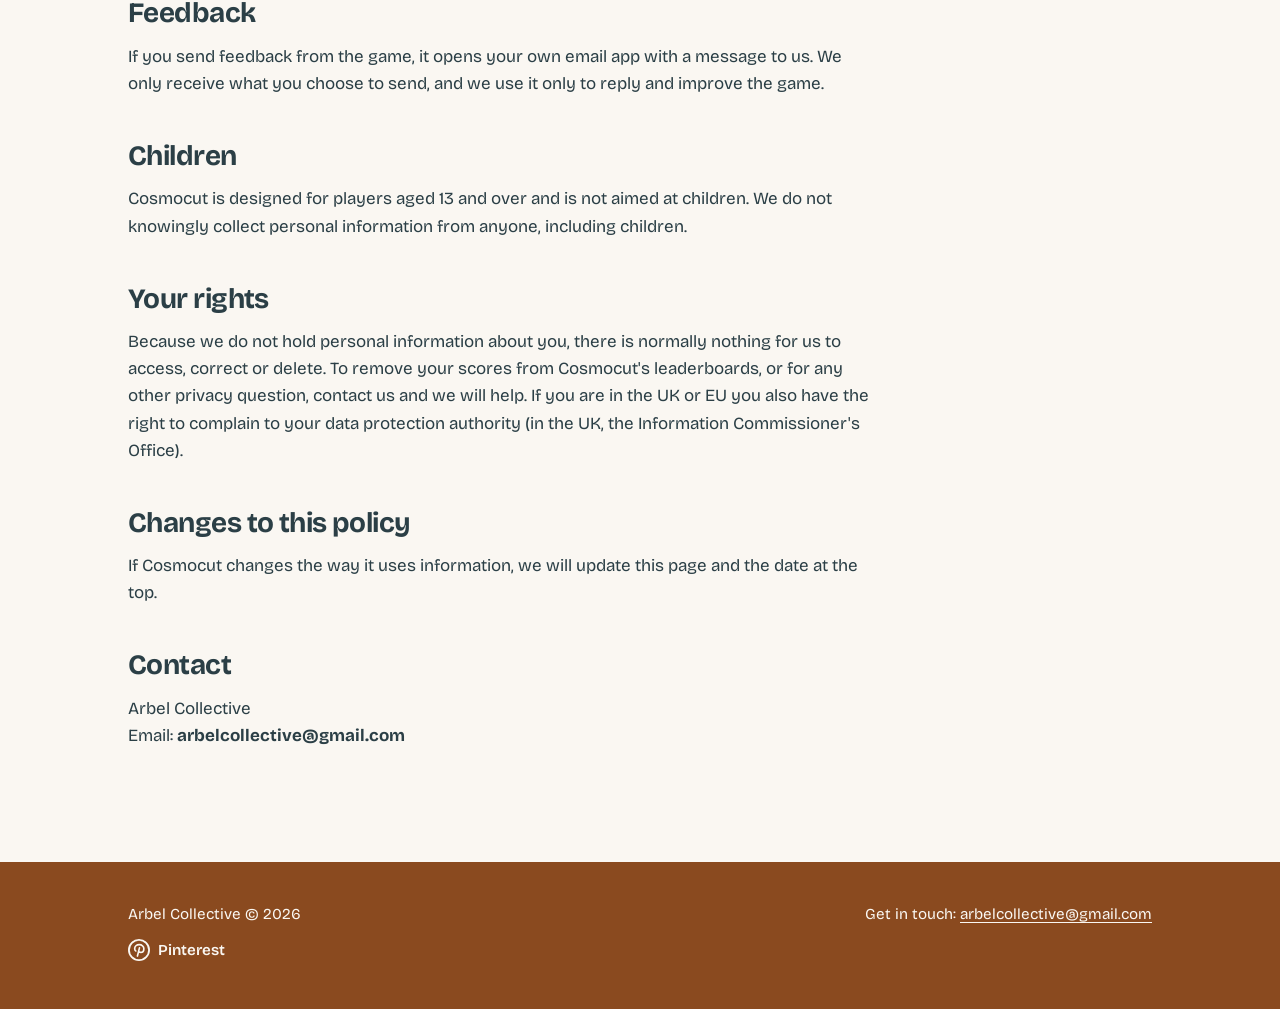
<file: cosmocut/privacy/index.html>
<!doctype html>
<html lang="en-GB">
<head>
<meta charset="utf-8">
<meta name="viewport" content="width=device-width, initial-scale=1">
<title>Cosmocut Privacy Policy | Arbel Collective</title>
<meta name="description" content="Privacy policy for the Cosmocut app by Arbel Collective.">
<meta name="theme-color" content="#FAF7F2">
<link rel="icon" type="image/png" href="../../assets/favicon.png">
<link rel="preconnect" href="https://fonts.googleapis.com">
<link rel="preconnect" href="https://fonts.gstatic.com" crossorigin>
<link href="https://fonts.googleapis.com/css2?family=Bricolage+Grotesque:opsz,wght@12..96,400..800&display=swap" rel="stylesheet">
<link rel="stylesheet" href="../../assets/style.css">
</head>
<body>
<a class="skip" href="#main">Skip to content</a>
<header class="site-head">
  <div class="wrap">
    <a class="brand" href="../../"><img src="../../assets/arbel-logo.png" alt="Arbel Collective home" width="84" height="84"></a>
    <nav class="site-nav" aria-label="Main"><a href="../../games/" aria-current="page">Games</a><a href="#contact">Contact</a></nav>
  </div>
</header>
<main id="main">

<header class="page-head">
  <div class="wrap">
    <div class="crumb"><a href="../">Cosmocut</a></div>
    <h1>Cosmocut Privacy Policy</h1>
  </div>
</header>
<section>
  <div class="wrap prose policy">
<p>Last updated: 15 November 2026 · Applies to the Cosmocut app on Android</p>
  <p>Cosmocut is a space game made by Arbel Collective, based in the United Kingdom. In short: <strong>Cosmocut does not ask for an account, and we (Arbel Collective) do not collect personal information about you.</strong> Cosmocut does show optional adverts provided by Google AdMob, which uses some information about your device, as explained below.</p>
  <h2 class="policy-h">Information saved on your device</h2><p>To make the game work, Cosmocut saves some information only on your own phone or tablet: your settings (sound, music, vibration, controls), your best scores, your Outer Reaches progress, ships and Stardust, and whether you have played today's Daily Challenge. This stays on your device and is not sent to us. Uninstalling Cosmocut deletes it.</p>
  <h2 class="policy-h">Leaderboards</h2><p>Cosmocut's worldwide leaderboards are run by Google Play Games Services. If you choose to use them, your Play Games profile name and avatar and the scores you post are shared with Google and shown to other players. This is handled by Google under the <a href="https://policies.google.com/privacy">Google Privacy Policy</a>. We can see the scores posted to Cosmocut's leaderboards, but we do not receive your email address or any other contact details.</p>
  <h2 class="policy-h">Adverts</h2><p>Cosmocut shows an advert only when you choose to watch one, for example for an Emergency Relaunch after a crash. There are no pop-up or banner adverts. These "rewarded" adverts are provided by <strong>Google AdMob</strong>.</p>
  <p>To show an advert, measure it and prevent fraud, AdMob may collect and use information such as your device's advertising ID, your IP address and approximate location, the type of device and operating system you use, and how you interact with the advert. This is handled by Google under the <a href="https://policies.google.com/privacy">Google Privacy Policy</a>; see also <a href="https://policies.google.com/technologies/partner-sites">How Google uses information from sites or apps that use its services</a>.</p>
  <p><strong>Your choices:</strong> if you are in the UK, the EU or another region where consent is required, Cosmocut asks for your consent before personalised adverts are shown, using Google's consent message. You can change your choice at any time from Settings → Privacy and ads. You can also reset or delete your advertising ID, or opt out of personalised adverts, in your phone's settings (on Android: Settings → Google → Ads). Watching adverts is always optional, and you can play the whole game without watching any.</p>
  <h2 class="policy-h">Feedback</h2><p>If you send feedback from the game, it opens your own email app with a message to us. We only receive what you choose to send, and we use it only to reply and improve the game.</p>
  <h2 class="policy-h">Children</h2><p>Cosmocut is designed for players aged 13 and over and is not aimed at children. We do not knowingly collect personal information from anyone, including children.</p>
  <h2 class="policy-h">Your rights</h2><p>Because we do not hold personal information about you, there is normally nothing for us to access, correct or delete. To remove your scores from Cosmocut's leaderboards, or for any other privacy question, contact us and we will help. If you are in the UK or EU you also have the right to complain to your data protection authority (in the UK, the Information Commissioner's Office).</p>
  <h2 class="policy-h">Changes to this policy</h2><p>If Cosmocut changes the way it uses information, we will update this page and the date at the top.</p>
  <h2 class="policy-h">Contact</h2><p>Arbel Collective<br>Email: <strong>arbelcollective@gmail.com</strong></p>
  </div>
</section>

</main>
<footer class="site-foot" id="contact">
  <div class="wrap">
    <span>Arbel Collective &copy; 2026</span>
    <span>Get in touch: <a href="mailto:arbelcollective@gmail.com">arbelcollective@gmail.com</a></span>
    <ul class="social" aria-label="Arbel Collective on social media">
      <li><a href="https://uk.pinterest.com/arbelcollective/" aria-label="Arbel Collective on Pinterest"><svg viewBox="0 0 24 24" aria-hidden="true"><circle cx="12" cy="12" r="11" fill="none" stroke="currentColor" stroke-width="2"/><path d="M10.3 18.6l1.4-5.6m0 0c.3 1 1.2 1.6 2.2 1.6 2.1 0 3.4-1.9 3.4-4.1 0-2.6-2.2-4.3-5-4.3-3 0-5 2-5 4.5 0 1 .4 2 1.2 2.4M11.7 13l.8-3.3" fill="none" stroke="currentColor" stroke-width="1.8" stroke-linecap="round"/></svg><span>Pinterest</span></a></li>
    </ul>
  </div>
</footer>
</body>
</html>
</file>
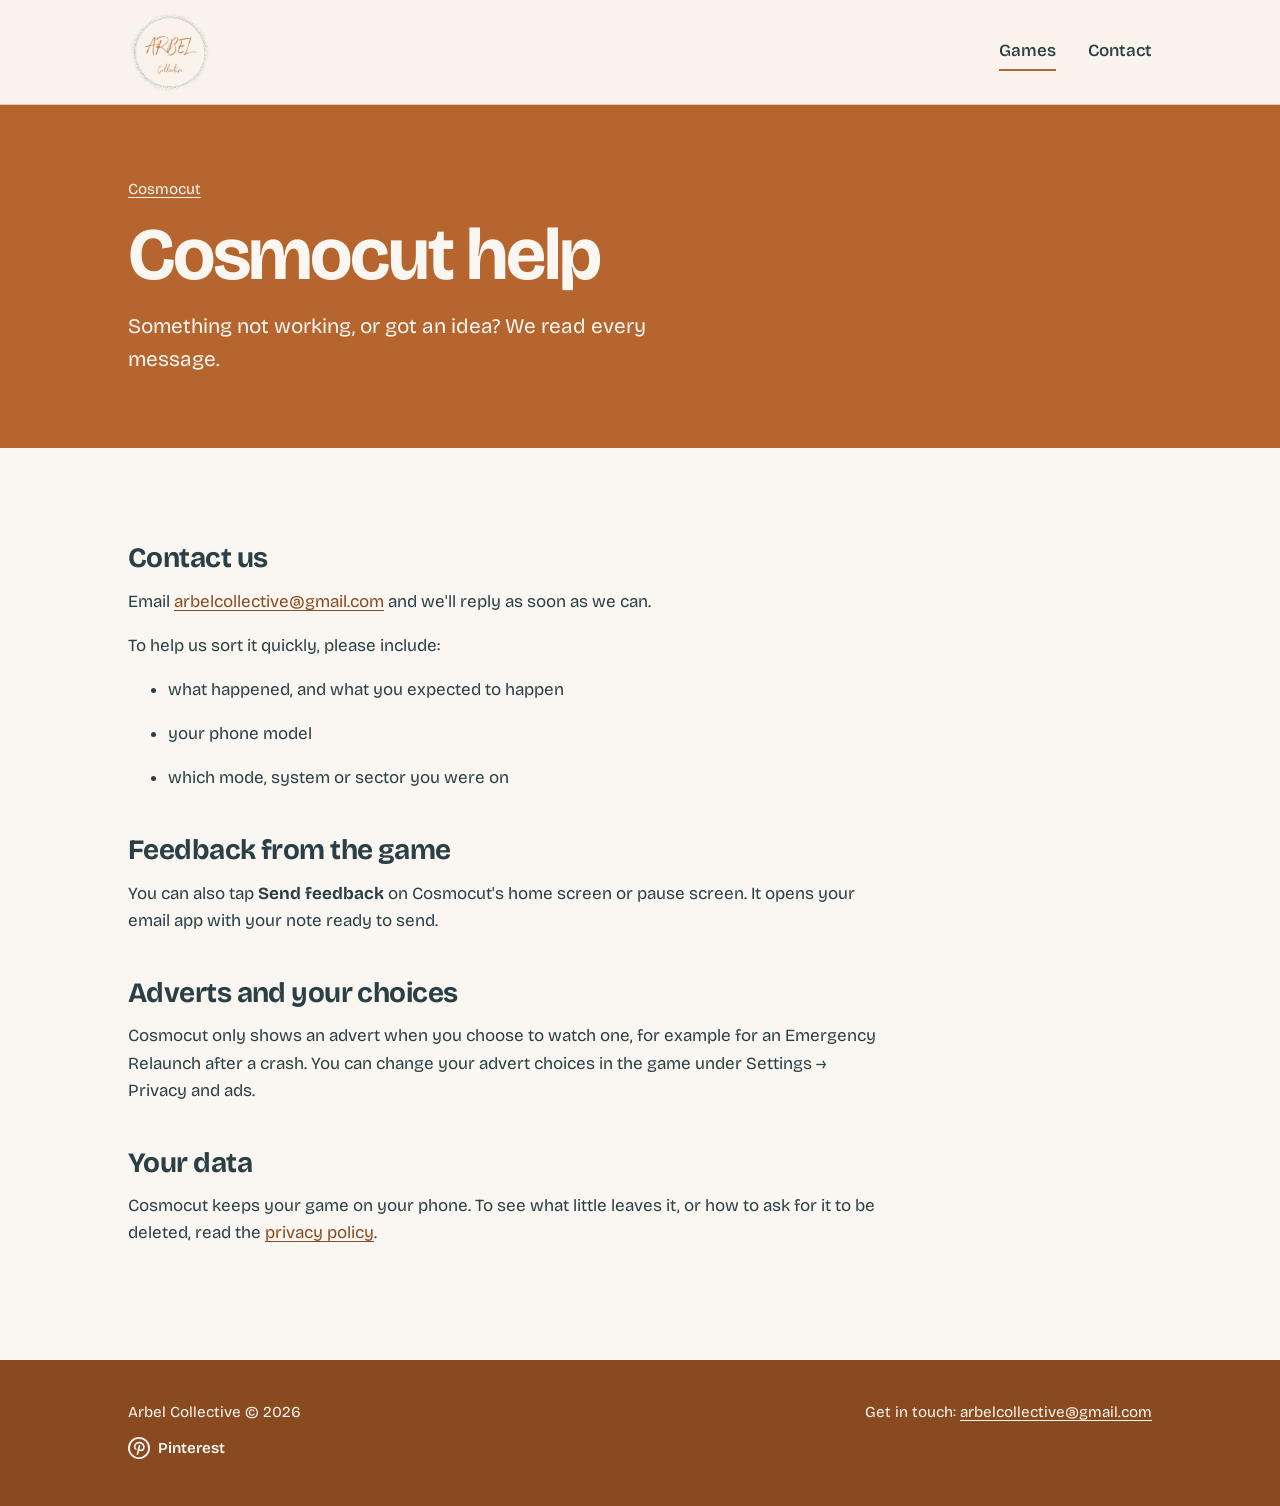
<file: cosmocut/support/index.html>
<!doctype html>
<html lang="en-GB">
<head>
<meta charset="utf-8">
<meta name="viewport" content="width=device-width, initial-scale=1">
<title>Cosmocut help | Arbel Collective</title>
<meta name="description" content="Help and contact for Cosmocut.">
<meta name="theme-color" content="#FAF7F2">
<link rel="icon" type="image/png" href="../../assets/favicon.png">
<link rel="preconnect" href="https://fonts.googleapis.com">
<link rel="preconnect" href="https://fonts.gstatic.com" crossorigin>
<link href="https://fonts.googleapis.com/css2?family=Bricolage+Grotesque:opsz,wght@12..96,400..800&display=swap" rel="stylesheet">
<link rel="stylesheet" href="../../assets/style.css">
</head>
<body>
<a class="skip" href="#main">Skip to content</a>
<header class="site-head">
  <div class="wrap">
    <a class="brand" href="../../"><img src="../../assets/arbel-logo.png" alt="Arbel Collective home" width="84" height="84"></a>
    <nav class="site-nav" aria-label="Main"><a href="../../games/" aria-current="page">Games</a><a href="#contact">Contact</a></nav>
  </div>
</header>
<main id="main">

<header class="page-head">
  <div class="wrap">
    <div class="crumb"><a href="../">Cosmocut</a></div>
    <h1>Cosmocut help</h1>
    <p>Something not working, or got an idea? We read every message.</p>
  </div>
</header>
<section>
  <div class="wrap prose">
    <h2>Contact us</h2>
    <p>Email <a href="mailto:arbelcollective@gmail.com?subject=Cosmocut%20help">arbelcollective@gmail.com</a> and we'll reply as soon as we can.</p>
    <p>To help us sort it quickly, please include:</p>
    <ul>
      <li>what happened, and what you expected to happen</li>
      <li>your phone model</li>
      <li>which mode, system or sector you were on</li>
    </ul>
    <h2>Feedback from the game</h2>
    <p>You can also tap <strong>Send feedback</strong> on Cosmocut's home screen or pause screen. It opens your email app with your note ready to send.</p>
    <h2>Adverts and your choices</h2>
    <p>Cosmocut only shows an advert when you choose to watch one, for example for an Emergency Relaunch after a crash. You can change your advert choices in the game under Settings &rarr; Privacy and ads.</p>
    <h2>Your data</h2>
    <p>Cosmocut keeps your game on your phone. To see what little leaves it, or how to ask for it to be deleted, read the <a href="../privacy/">privacy policy</a>.</p>
  </div>
</section>

</main>
<footer class="site-foot" id="contact">
  <div class="wrap">
    <span>Arbel Collective &copy; 2026</span>
    <span>Get in touch: <a href="mailto:arbelcollective@gmail.com">arbelcollective@gmail.com</a></span>
    <ul class="social" aria-label="Arbel Collective on social media">
      <li><a href="https://uk.pinterest.com/arbelcollective/" aria-label="Arbel Collective on Pinterest"><svg viewBox="0 0 24 24" aria-hidden="true"><circle cx="12" cy="12" r="11" fill="none" stroke="currentColor" stroke-width="2"/><path d="M10.3 18.6l1.4-5.6m0 0c.3 1 1.2 1.6 2.2 1.6 2.1 0 3.4-1.9 3.4-4.1 0-2.6-2.2-4.3-5-4.3-3 0-5 2-5 4.5 0 1 .4 2 1.2 2.4M11.7 13l.8-3.3" fill="none" stroke="currentColor" stroke-width="1.8" stroke-linecap="round"/></svg><span>Pinterest</span></a></li>
    </ul>
  </div>
</footer>
</body>
</html>
</file>
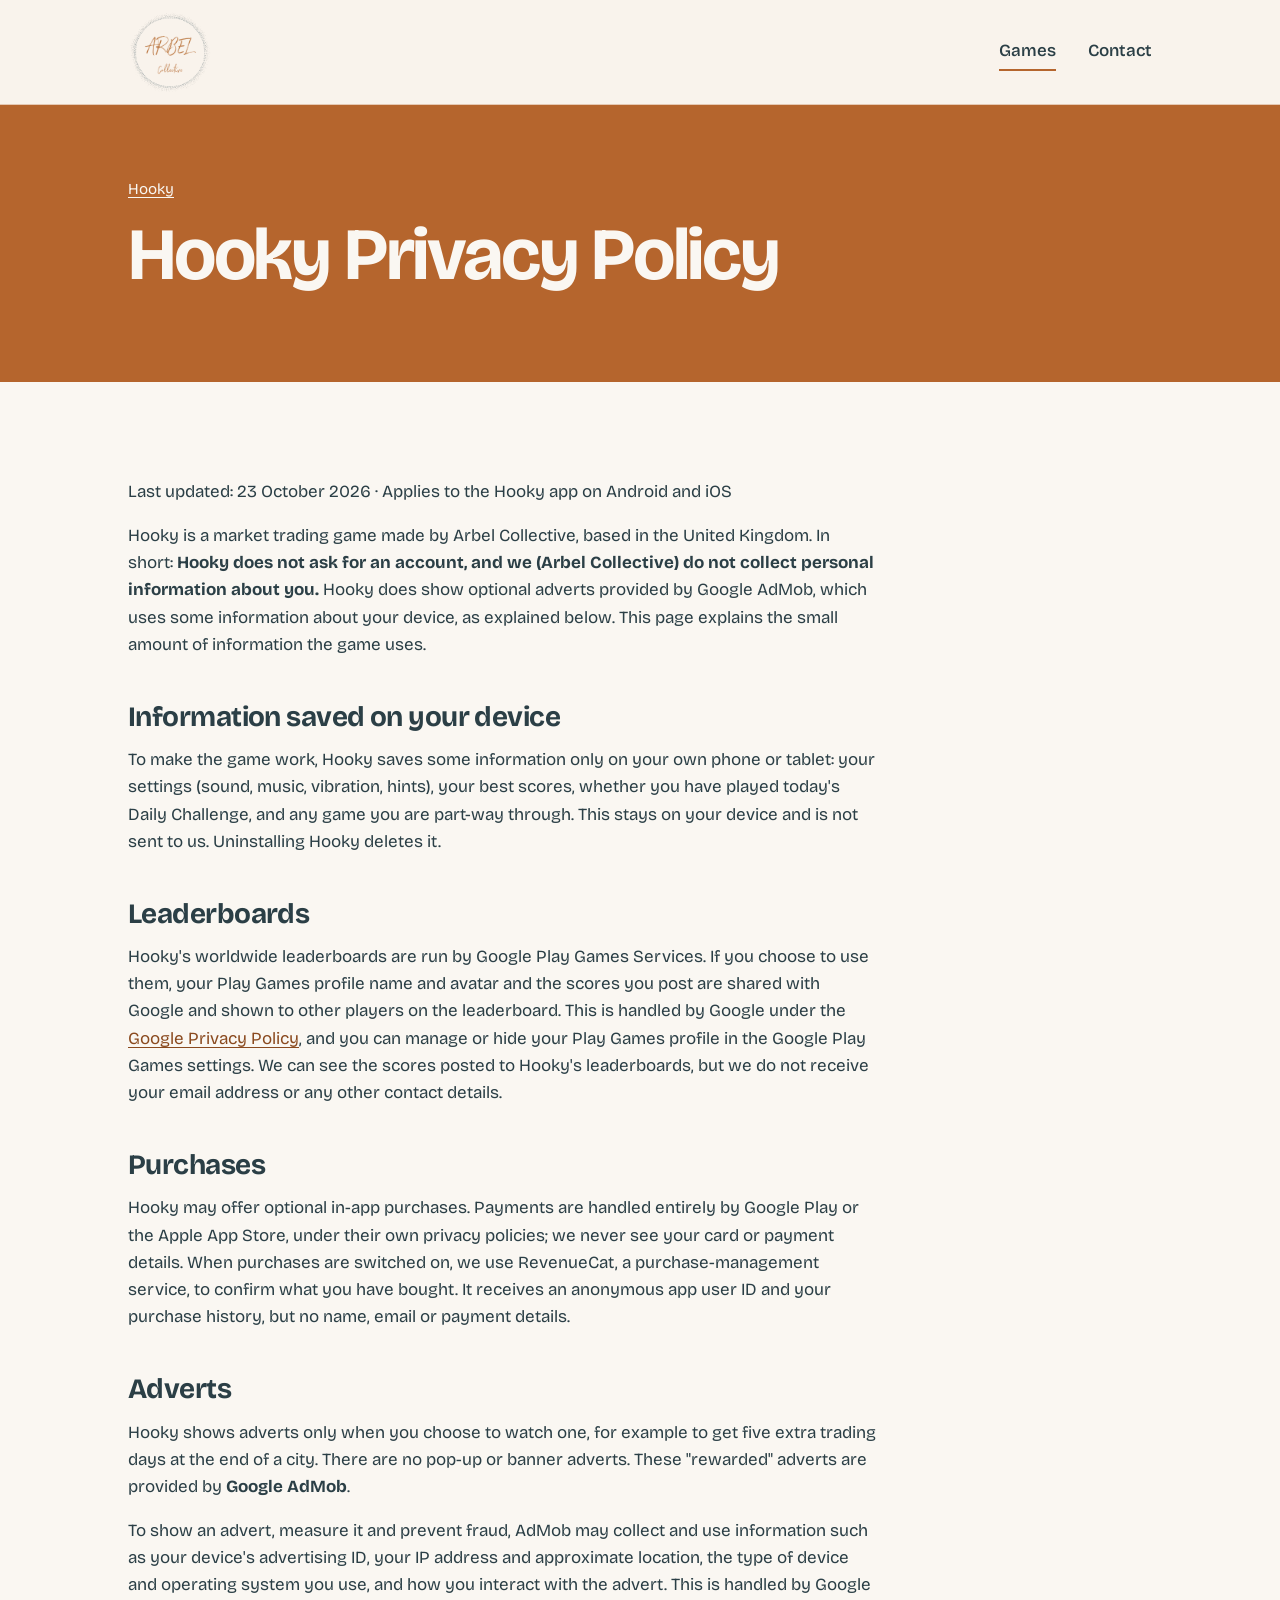
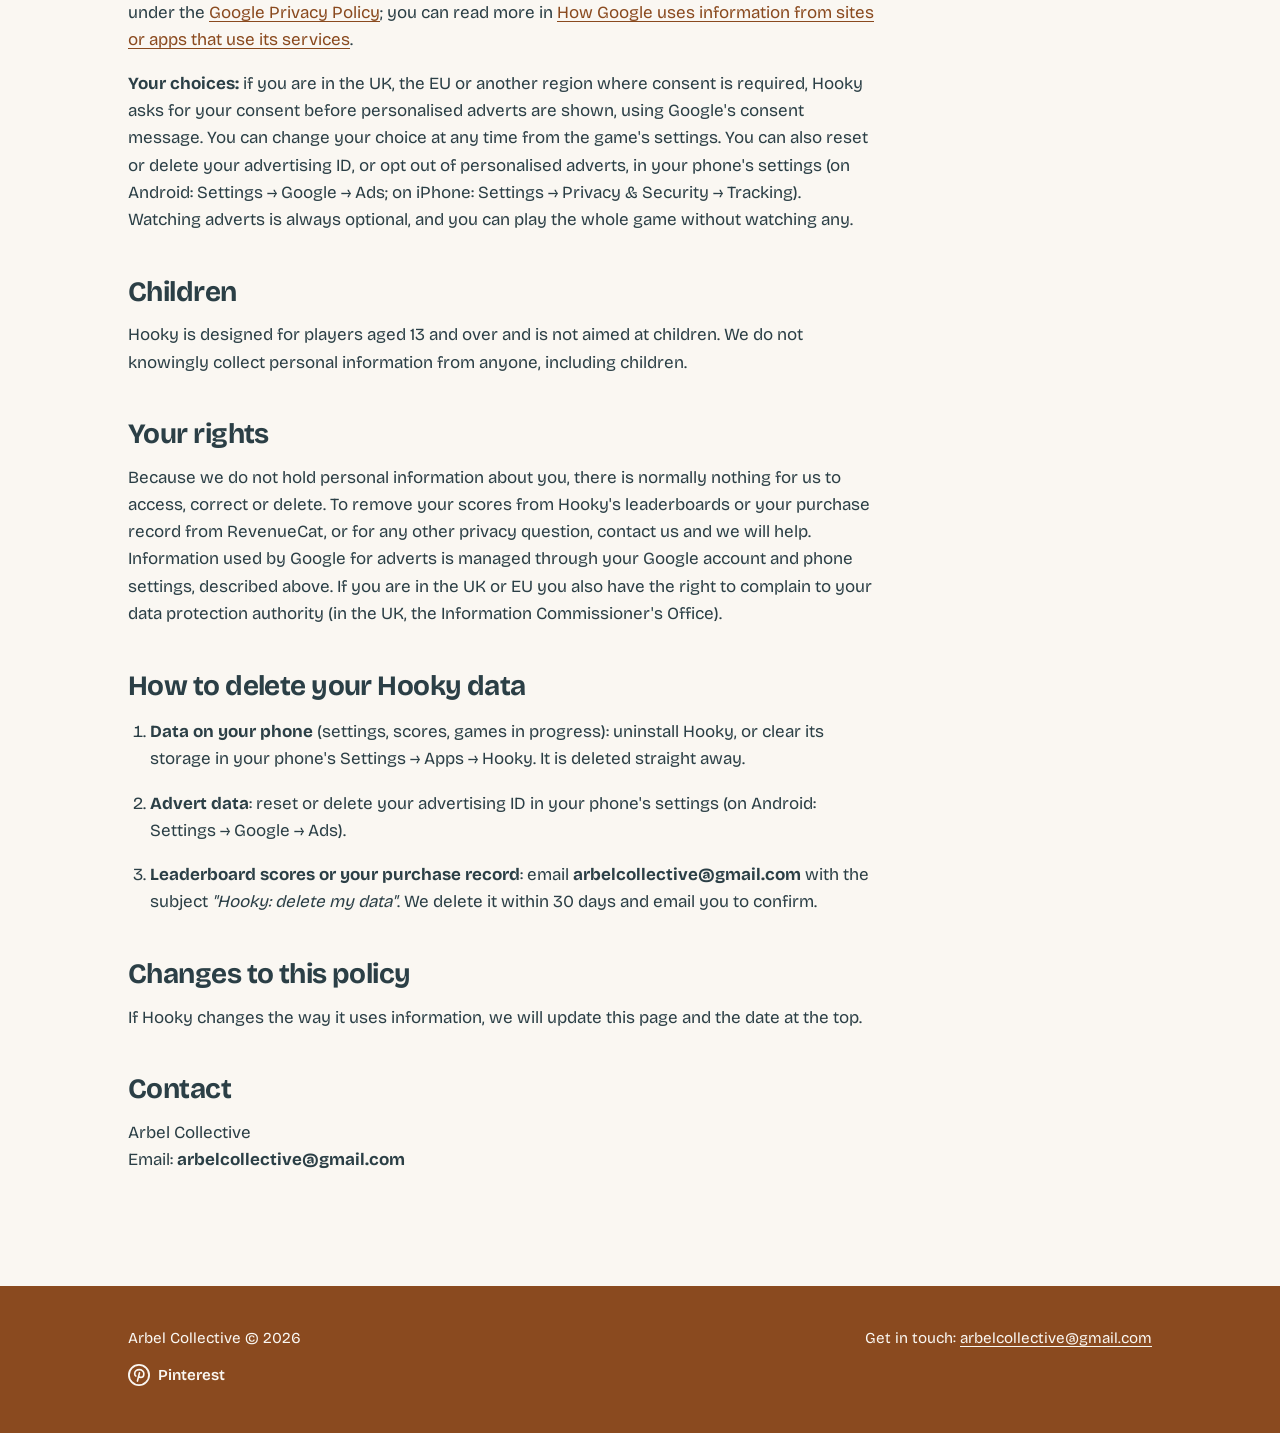
<file: hooky/privacy/index.html>
<!doctype html>
<html lang="en-GB">
<head>
<meta charset="utf-8">
<meta name="viewport" content="width=device-width, initial-scale=1">
<title>Hooky privacy policy | Arbel Collective</title>
<meta name="description" content="Privacy policy for Hooky: Market Trader.">
<meta name="theme-color" content="#FAF7F2">
<link rel="icon" type="image/png" href="../../assets/favicon.png">
<link rel="preconnect" href="https://fonts.googleapis.com">
<link rel="preconnect" href="https://fonts.gstatic.com" crossorigin>
<link href="https://fonts.googleapis.com/css2?family=Bricolage+Grotesque:opsz,wght@12..96,400..800&display=swap" rel="stylesheet">
<link rel="stylesheet" href="../../assets/style.css">
</head>
<body>
<a class="skip" href="#main">Skip to content</a>
<header class="site-head">
  <div class="wrap">
    <a class="brand" href="../../"><img src="../../assets/arbel-logo.png" alt="Arbel Collective home" width="84" height="84"></a>
    <nav class="site-nav" aria-label="Main"><a href="../../games/" aria-current="page">Games</a><a href="#contact">Contact</a></nav>
  </div>
</header>
<main id="main">

<header class="page-head">
  <div class="wrap">
    <div class="crumb"><a href="../">Hooky</a></div>
    <h1>Hooky Privacy Policy</h1>
  </div>
</header>
<section>
  <div class="wrap prose policy">
<p>Last updated: 23 October 2026 · Applies to the Hooky app on Android and iOS</p>

  <p>Hooky is a market trading game made by Arbel Collective, based in the United Kingdom. In short: <strong>Hooky does not ask for an account, and we (Arbel Collective) do not collect personal information about you.</strong> Hooky does show optional adverts provided by Google AdMob, which uses some information about your device, as explained below. This page explains the small amount of information the game uses.</p>

  <h2 class="policy-h">Information saved on your device</h2>
  <p>To make the game work, Hooky saves some information only on your own phone or tablet: your settings (sound, music, vibration, hints), your best scores, whether you have played today's Daily Challenge, and any game you are part-way through. This stays on your device and is not sent to us. Uninstalling Hooky deletes it.</p>

  <h2 class="policy-h">Leaderboards</h2>
  <p>Hooky's worldwide leaderboards are run by Google Play Games Services. If you choose to use them, your Play Games profile name and avatar and the scores you post are shared with Google and shown to other players on the leaderboard. This is handled by Google under the <a href="https://policies.google.com/privacy">Google Privacy Policy</a>, and you can manage or hide your Play Games profile in the Google Play Games settings. We can see the scores posted to Hooky's leaderboards, but we do not receive your email address or any other contact details.</p>

  <h2 class="policy-h">Purchases</h2>
  <p>Hooky may offer optional in-app purchases. Payments are handled entirely by Google Play or the Apple App Store, under their own privacy policies; we never see your card or payment details. When purchases are switched on, we use RevenueCat, a purchase-management service, to confirm what you have bought. It receives an anonymous app user ID and your purchase history, but no name, email or payment details.</p>

  <h2 class="policy-h">Adverts</h2>
  <p>Hooky shows adverts only when you choose to watch one, for example to get five extra trading days at the end of a city. There are no pop-up or banner adverts. These "rewarded" adverts are provided by <strong>Google AdMob</strong>.</p>
  <p>To show an advert, measure it and prevent fraud, AdMob may collect and use information such as your device's advertising ID, your IP address and approximate location, the type of device and operating system you use, and how you interact with the advert. This is handled by Google under the <a href="https://policies.google.com/privacy">Google Privacy Policy</a>; you can read more in <a href="https://policies.google.com/technologies/partner-sites">How Google uses information from sites or apps that use its services</a>.</p>
  <p><strong>Your choices:</strong> if you are in the UK, the EU or another region where consent is required, Hooky asks for your consent before personalised adverts are shown, using Google's consent message. You can change your choice at any time from the game's settings. You can also reset or delete your advertising ID, or opt out of personalised adverts, in your phone's settings (on Android: Settings → Google → Ads; on iPhone: Settings → Privacy &amp; Security → Tracking). Watching adverts is always optional, and you can play the whole game without watching any.</p>

  <h2 class="policy-h">Children</h2>
  <p>Hooky is designed for players aged 13 and over and is not aimed at children. We do not knowingly collect personal information from anyone, including children.</p>

  <h2 class="policy-h">Your rights</h2>
  <p>Because we do not hold personal information about you, there is normally nothing for us to access, correct or delete. To remove your scores from Hooky's leaderboards or your purchase record from RevenueCat, or for any other privacy question, contact us and we will help. Information used by Google for adverts is managed through your Google account and phone settings, described above. If you are in the UK or EU you also have the right to complain to your data protection authority (in the UK, the Information Commissioner's Office).</p>

  <h2 class="policy-h">How to delete your Hooky data</h2>
  <ol>
  <li><strong>Data on your phone</strong> (settings, scores, games in progress): uninstall Hooky, or clear its storage in your phone's Settings &rarr; Apps &rarr; Hooky. It is deleted straight away.</li>
  <li><strong>Advert data</strong>: reset or delete your advertising ID in your phone's settings (on Android: Settings &rarr; Google &rarr; Ads).</li>
  <li><strong>Leaderboard scores or your purchase record</strong>: email <strong>arbelcollective@gmail.com</strong> with the subject <em>"Hooky: delete my data"</em>. We delete it within 30 days and email you to confirm.</li>
  </ol>

  <h2 class="policy-h">Changes to this policy</h2>
  <p>If Hooky changes the way it uses information, we will update this page and the date at the top.</p>

  <h2 class="policy-h">Contact</h2>
  <p>Arbel Collective<br>Email: <strong>arbelcollective@gmail.com</strong></p>
  </div>
</section>

</main>
<footer class="site-foot" id="contact">
  <div class="wrap">
    <span>Arbel Collective &copy; 2026</span>
    <span>Get in touch: <a href="mailto:arbelcollective@gmail.com">arbelcollective@gmail.com</a></span>
    <ul class="social" aria-label="Arbel Collective on social media">
      <li><a href="https://uk.pinterest.com/arbelcollective/" aria-label="Arbel Collective on Pinterest"><svg viewBox="0 0 24 24" aria-hidden="true"><circle cx="12" cy="12" r="11" fill="none" stroke="currentColor" stroke-width="2"/><path d="M10.3 18.6l1.4-5.6m0 0c.3 1 1.2 1.6 2.2 1.6 2.1 0 3.4-1.9 3.4-4.1 0-2.6-2.2-4.3-5-4.3-3 0-5 2-5 4.5 0 1 .4 2 1.2 2.4M11.7 13l.8-3.3" fill="none" stroke="currentColor" stroke-width="1.8" stroke-linecap="round"/></svg><span>Pinterest</span></a></li>
    </ul>
  </div>
</footer>
</body>
</html>
</file>
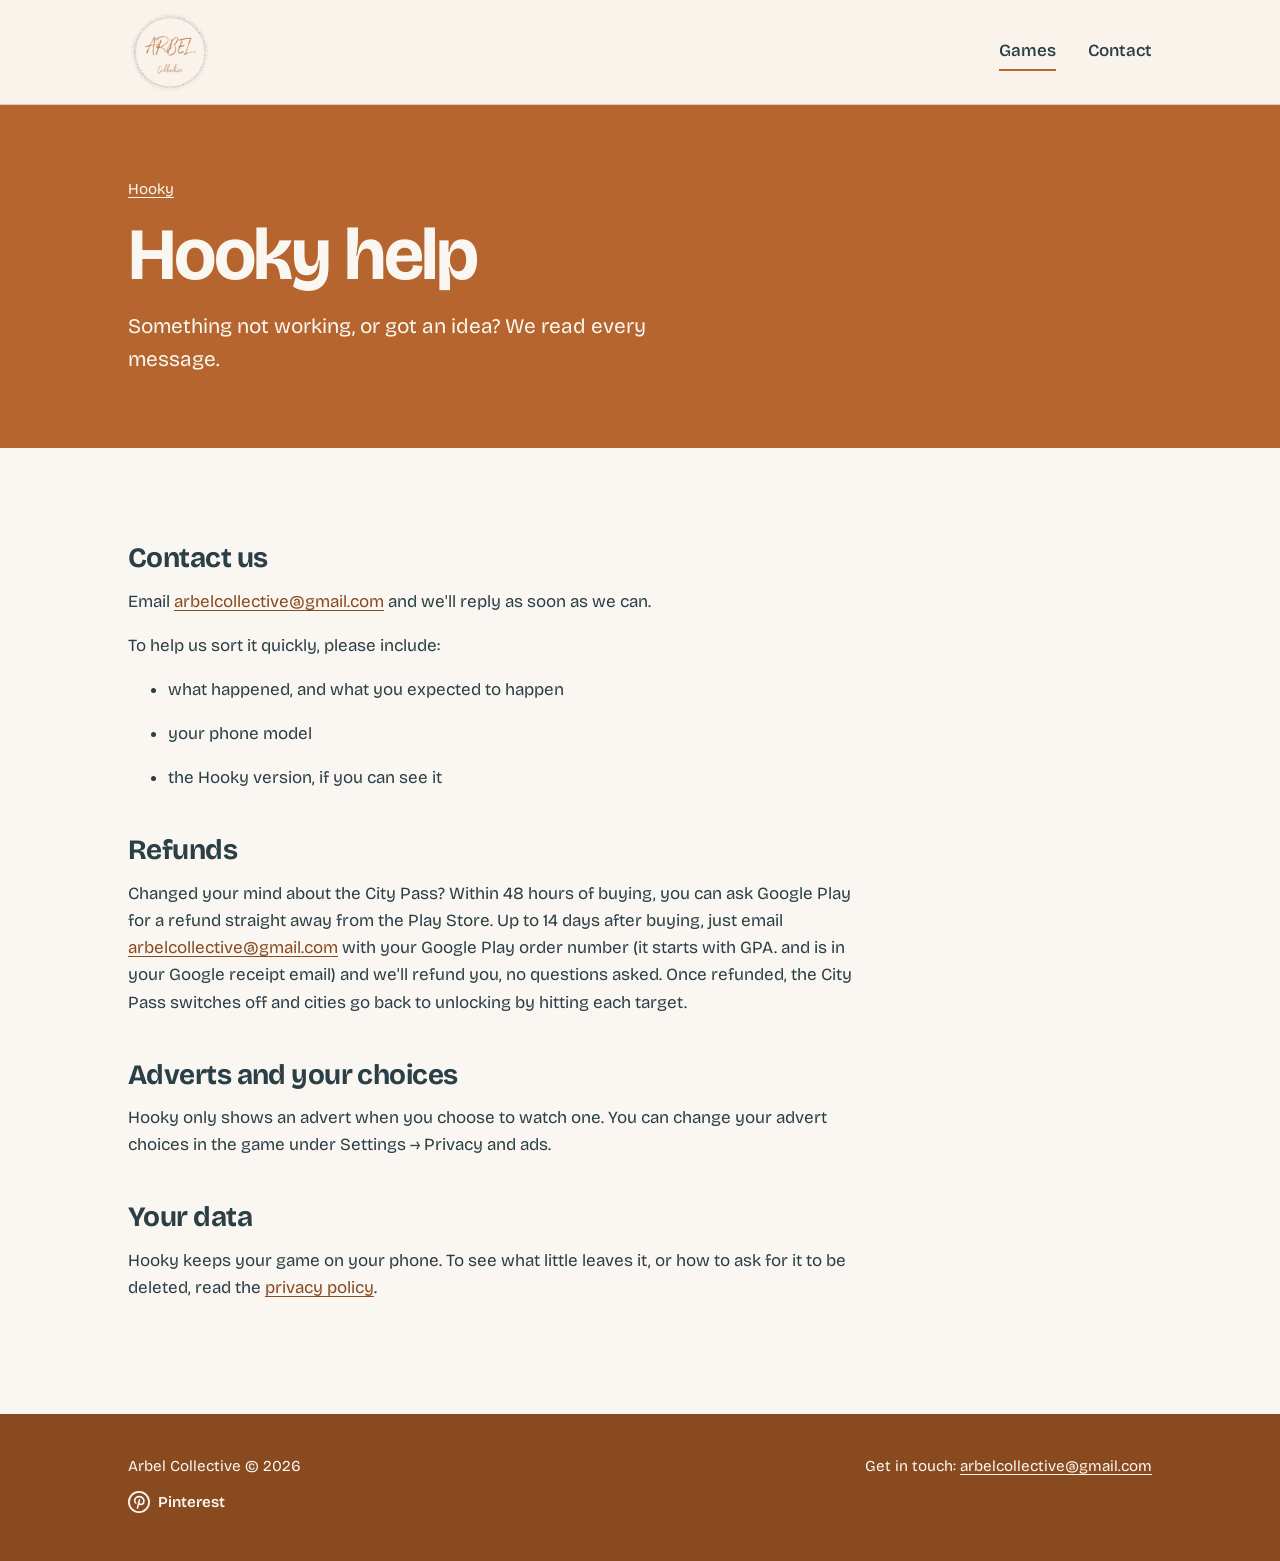
<file: hooky/support/index.html>
<!doctype html>
<html lang="en-GB">
<head>
<meta charset="utf-8">
<meta name="viewport" content="width=device-width, initial-scale=1">
<title>Hooky help | Arbel Collective</title>
<meta name="description" content="Help and contact for Hooky: Market Trader.">
<meta name="theme-color" content="#FAF7F2">
<link rel="icon" type="image/png" href="../../assets/favicon.png">
<link rel="preconnect" href="https://fonts.googleapis.com">
<link rel="preconnect" href="https://fonts.gstatic.com" crossorigin>
<link href="https://fonts.googleapis.com/css2?family=Bricolage+Grotesque:opsz,wght@12..96,400..800&display=swap" rel="stylesheet">
<link rel="stylesheet" href="../../assets/style.css">
</head>
<body>
<a class="skip" href="#main">Skip to content</a>
<header class="site-head">
  <div class="wrap">
    <a class="brand" href="../../"><img src="../../assets/arbel-logo.png" alt="Arbel Collective home" width="84" height="84"></a>
    <nav class="site-nav" aria-label="Main"><a href="../../games/" aria-current="page">Games</a><a href="#contact">Contact</a></nav>
  </div>
</header>
<main id="main">

<header class="page-head">
  <div class="wrap">
    <div class="crumb"><a href="../">Hooky</a></div>
    <h1>Hooky help</h1>
    <p>Something not working, or got an idea? We read every message.</p>
  </div>
</header>
<section>
  <div class="wrap prose">
    <h2>Contact us</h2>
    <p>Email <a href="mailto:arbelcollective@gmail.com?subject=Hooky%20help">arbelcollective@gmail.com</a> and we'll reply as soon as we can.</p>
    <p>To help us sort it quickly, please include:</p>
    <ul>
      <li>what happened, and what you expected to happen</li>
      <li>your phone model</li>
      <li>the Hooky version, if you can see it</li>
    </ul>
    <h2>Refunds</h2>
    <p>Changed your mind about the City Pass? Within 48 hours of buying, you can ask Google Play for a refund straight away from the Play Store. Up to 14 days after buying, just email <a href="mailto:arbelcollective@gmail.com?subject=Hooky%20refund">arbelcollective@gmail.com</a> with your Google Play order number (it starts with GPA. and is in your Google receipt email) and we'll refund you, no questions asked. Once refunded, the City Pass switches off and cities go back to unlocking by hitting each target.</p>
    <h2>Adverts and your choices</h2>
    <p>Hooky only shows an advert when you choose to watch one. You can change your advert choices in the game under Settings &rarr; Privacy and ads.</p>
    <h2>Your data</h2>
    <p>Hooky keeps your game on your phone. To see what little leaves it, or how to ask for it to be deleted, read the <a href="../privacy/">privacy policy</a>.</p>
  </div>
</section>

</main>
<footer class="site-foot" id="contact">
  <div class="wrap">
    <span>Arbel Collective &copy; 2026</span>
    <span>Get in touch: <a href="mailto:arbelcollective@gmail.com">arbelcollective@gmail.com</a></span>
    <ul class="social" aria-label="Arbel Collective on social media">
      <li><a href="https://uk.pinterest.com/arbelcollective/" aria-label="Arbel Collective on Pinterest"><svg viewBox="0 0 24 24" aria-hidden="true"><circle cx="12" cy="12" r="11" fill="none" stroke="currentColor" stroke-width="2"/><path d="M10.3 18.6l1.4-5.6m0 0c.3 1 1.2 1.6 2.2 1.6 2.1 0 3.4-1.9 3.4-4.1 0-2.6-2.2-4.3-5-4.3-3 0-5 2-5 4.5 0 1 .4 2 1.2 2.4M11.7 13l.8-3.3" fill="none" stroke="currentColor" stroke-width="1.8" stroke-linecap="round"/></svg><span>Pinterest</span></a></li>
    </ul>
  </div>
</footer>
</body>
</html>
</file>
<file: assets/style.css>
/* Arbel Collective — locked palette: Paper, Sunbaked Clay, Atlantic Blue-Grey (plus shades of those only) */
:root {
  --paper: #FAF7F2;
  --clay: #B5652D;
  --clay-deep: #8A4A1F;     /* darker shade of Clay, safe for small text */
  --sea: #4C6B75;           /* Atlantic Blue-Grey */
  --sea-deep: #2B3F46;      /* darker shade of Blue-Grey, body text */
  --mist: #F3E6DB;          /* light tint of Clay */
  --line: rgba(181, 101, 45, 0.30);
  --line-light: rgba(250, 247, 242, 0.25);

  --font: "Bricolage Grotesque", system-ui, sans-serif;

  --step-0: 1.0625rem;
  --step-1: 1.3rem;
  --step-2: 1.75rem;
  --step-3: clamp(2.1rem, 4.6vw, 3.2rem);
  --step-4: clamp(2.5rem, 6.4vw, 4.6rem);

  --gutter: clamp(16px, 4vw, 48px);
  --max: 1120px;
}

*, *::before, *::after { box-sizing: border-box; }
html { -webkit-text-size-adjust: 100%; }

body {
  margin: 0;
  background: var(--paper);
  color: var(--sea-deep);
  font-family: var(--font);
  font-size: var(--step-0);
  line-height: 1.6;
  font-optical-sizing: auto;
}

img { max-width: 100%; display: block; }
a { color: var(--clay-deep); text-underline-offset: 0.2em; text-decoration-thickness: 1px; }
a:hover { text-decoration-thickness: 2px; }
:focus-visible { outline: 3px solid var(--clay); outline-offset: 3px; border-radius: 2px; }

.wrap { width: 100%; max-width: var(--max); margin: 0 auto; padding: 0 var(--gutter); }
.skip { position: absolute; left: -999px; }
.skip:focus { left: var(--gutter); top: 8px; background: var(--paper); padding: 8px 12px; z-index: 10; }

/* ---------- header (paper, so the logo sits on its own colour) ---------- */
.site-head { background: #F9F3EC; border-bottom: 1px solid var(--line); }  /* exact background colour of the logo image */
.site-head .wrap { display: flex; align-items: center; justify-content: space-between; gap: 16px; padding-top: 10px; padding-bottom: 10px; }
.brand img { width: 84px; height: auto; }
.site-nav { display: flex; gap: clamp(16px, 3vw, 32px); }
.site-nav a { color: var(--sea-deep); text-decoration: none; font-weight: 550; padding: 4px 0; border-bottom: 2px solid transparent; }
.site-nav a:hover, .site-nav a[aria-current="page"] { border-bottom-color: var(--clay); }
.page-head :focus-visible, .band :focus-visible, .site-foot :focus-visible { outline-color: var(--paper); }

/* ---------- home hero: the logo is the star ---------- */
.hero { padding: clamp(40px, 7vw, 88px) 0 clamp(48px, 8vw, 104px); }
.hero .wrap { display: grid; grid-template-columns: 1.1fr 1fr; gap: clamp(28px, 6vw, 72px); align-items: center; }
.hero h1 { font-size: var(--step-4); line-height: 1.02; font-weight: 700; letter-spacing: -0.03em; margin: 0 0 0.45em; color: var(--sea-deep); max-width: 14ch; }
.hero p { font-size: var(--step-1); line-height: 1.5; max-width: 32ch; margin: 0; color: var(--sea); }
.hero-logo { width: min(420px, 100%); height: auto; justify-self: center; }

/* ---------- sections ---------- */
main section { padding: clamp(48px, 8vw, 96px) 0; }
h2 { font-size: var(--step-3); line-height: 1.05; letter-spacing: -0.02em; font-weight: 700; margin: 0 0 0.7em; }
h3 { font-size: var(--step-2); line-height: 1.15; letter-spacing: -0.01em; font-weight: 650; margin: 0 0 0.3em; }
.prose { max-width: 68ch; }
.prose p, .prose li { margin: 0 0 1em; }
.prose h2 { font-size: var(--step-2); margin: 1.6em 0 0.5em; }
.prose h2:first-child { margin-top: 0; }

/* blue-grey band for the company list */
.band { background: var(--clay); color: var(--paper); }
.band h2 { color: var(--paper); }

.companies { list-style: none; margin: 0; padding: 0; display: grid; grid-template-columns: repeat(2, 1fr); column-gap: clamp(24px, 5vw, 64px); }
.companies li { display: grid; grid-template-columns: 1fr auto; gap: 4px 16px; padding: 18px 0; border-bottom: 1px solid var(--line-light); align-items: baseline; }
.companies .name { font-weight: 650; font-size: var(--step-1); }
.companies .what { grid-column: 1 / -1; color: var(--paper); font-size: 1.12rem; }
.companies .status { font-size: 0.95rem; font-weight: 600; color: var(--paper); }
.companies li.live .status { color: var(--clay-deep); background: var(--paper); padding: 2px 10px; border-radius: 999px; }
.companies li.live .name a { color: var(--paper); }

/* games */
.game { display: grid; grid-template-columns: auto 1fr; gap: clamp(20px, 4vw, 40px); align-items: center; }
.game + .game { margin-top: 40px; }
.icon { width: clamp(96px, 16vw, 140px); aspect-ratio: 1; height: auto; border-radius: 22%; object-fit: cover; }
.icon.quiet { background: var(--mist); color: var(--clay-deep); display: grid; place-items: center; text-align: center; font-weight: 600; font-size: 1.05rem; padding: 12px; }
.game p { margin: 0 0 0.8em; max-width: 52ch; }
.links { display: flex; flex-wrap: wrap; gap: 10px 22px; padding: 0; margin: 0; list-style: none; }
.badge { display: inline-block; font-size: 0.9rem; color: var(--sea); border: 1px solid var(--line); border-radius: 999px; padding: 2px 12px; margin-bottom: 12px; }

/* inner page heads */
.page-head { background: var(--clay); color: var(--paper); padding: clamp(36px, 6vw, 72px) 0; }
.page-head h1 { font-size: var(--step-4); line-height: 0.98; letter-spacing: -0.03em; margin: 0 0 0.25em; font-weight: 700; }
.page-head p { font-size: var(--step-1); margin: 0; max-width: 40ch; color: var(--paper); }
.page-head a { color: var(--paper); }
.crumb { font-size: 0.95rem; margin-bottom: 18px; }
.title-row { display: flex; align-items: center; gap: clamp(16px, 3vw, 32px); }
.title-row .icon { width: clamp(80px, 12vw, 120px); }

/* privacy policy */
.policy ol { padding-left: 1.3em; }
.policy strong { color: var(--sea-deep); }

/* footer */
.site-foot { background: var(--clay-deep); color: var(--paper); padding: 40px 0; font-size: 0.95rem; }
.site-foot .wrap { display: flex; flex-wrap: wrap; justify-content: space-between; gap: 12px 32px; align-items: center; }
.site-foot a { color: var(--paper); }

@media (max-width: 760px) {
  .hero .wrap { grid-template-columns: 1fr; }
  .hero-logo { width: min(280px, 80%); order: -1; }
  .companies { grid-template-columns: 1fr; }
  .game { grid-template-columns: 1fr; }
}

/* long-text pages: keep the text column lined up with the page edge */
.wrap.prose { max-width: var(--max); }
.wrap.prose > * { max-width: 68ch; }

/* ---------- home: games shelf ---------- */
.shelf-row { list-style: none; margin: 0; padding: 0; display: grid; grid-template-columns: repeat(4, minmax(0, 1fr)); gap: clamp(16px, 4vw, 48px); }
.slot p { margin: 0; }
.tile { display: block; aspect-ratio: 1; width: 100%; max-width: 220px; border-radius: 22%; overflow: hidden; margin-bottom: 16px; }
.tile img { width: 100%; height: 100%; object-fit: cover; }
a.tile { box-shadow: 0 10px 0 var(--clay-deep); transition: transform .15s; }
a.tile:hover { transform: translateY(-4px); }
.tile--soon { position: relative; border: 2px dashed rgba(250, 247, 242, 0.55); display: grid; place-items: center; }
.tile--soon svg { position: absolute; inset: 12%; width: 76%; height: 76%; fill: var(--paper); opacity: 0.8; }
.tile--soon span { font-size: clamp(2rem, 6vw, 3.4rem); font-weight: 700; color: var(--paper); line-height: 1; }
.slot-name { font-size: var(--step-1); font-weight: 650; }
.slot-name a { color: var(--paper); }
.slot-meta { color: var(--paper); opacity: 0.85; font-size: 0.98rem; }
.slot-meta a { color: inherit; }
.slot--soon .slot-name { opacity: 0.9; }

/* ---------- home: watch this space ---------- */
.watch .wrap { display: flex; flex-wrap: wrap; align-items: center; justify-content: space-between; gap: 24px 48px; }
.watch h2 { margin-bottom: 0.3em; }
.watch p { margin: 0; max-width: 46ch; font-size: var(--step-1); color: var(--sea); }
.button { display: inline-block; background: var(--clay-deep); color: var(--paper); text-decoration: none; font-weight: 650; padding: 14px 24px; border-radius: 999px; }
.button:hover { background: var(--sea-deep); }

@media (max-width: 760px) {
  .shelf-row { grid-template-columns: repeat(2, minmax(0, 1fr)); gap: 28px 16px; }
  .tile { max-width: 160px; }
  .slot-name { font-size: 1.05rem; }
  .slot-meta { font-size: 0.85rem; }
  a.tile { box-shadow: 0 6px 0 var(--clay-deep); }
}
@media (prefers-reduced-motion: reduce) { a.tile { transition: none; } }

/* footer social links */
.social { list-style: none; margin: 0; padding: 0; display: flex; gap: 18px; flex-basis: 100%; }
.social a { display: inline-flex; align-items: center; gap: 8px; color: var(--paper); text-decoration: none; font-weight: 600; }
.social a:hover span { text-decoration: underline; text-underline-offset: 0.2em; }
.social svg { width: 22px; height: 22px; }
</file>
